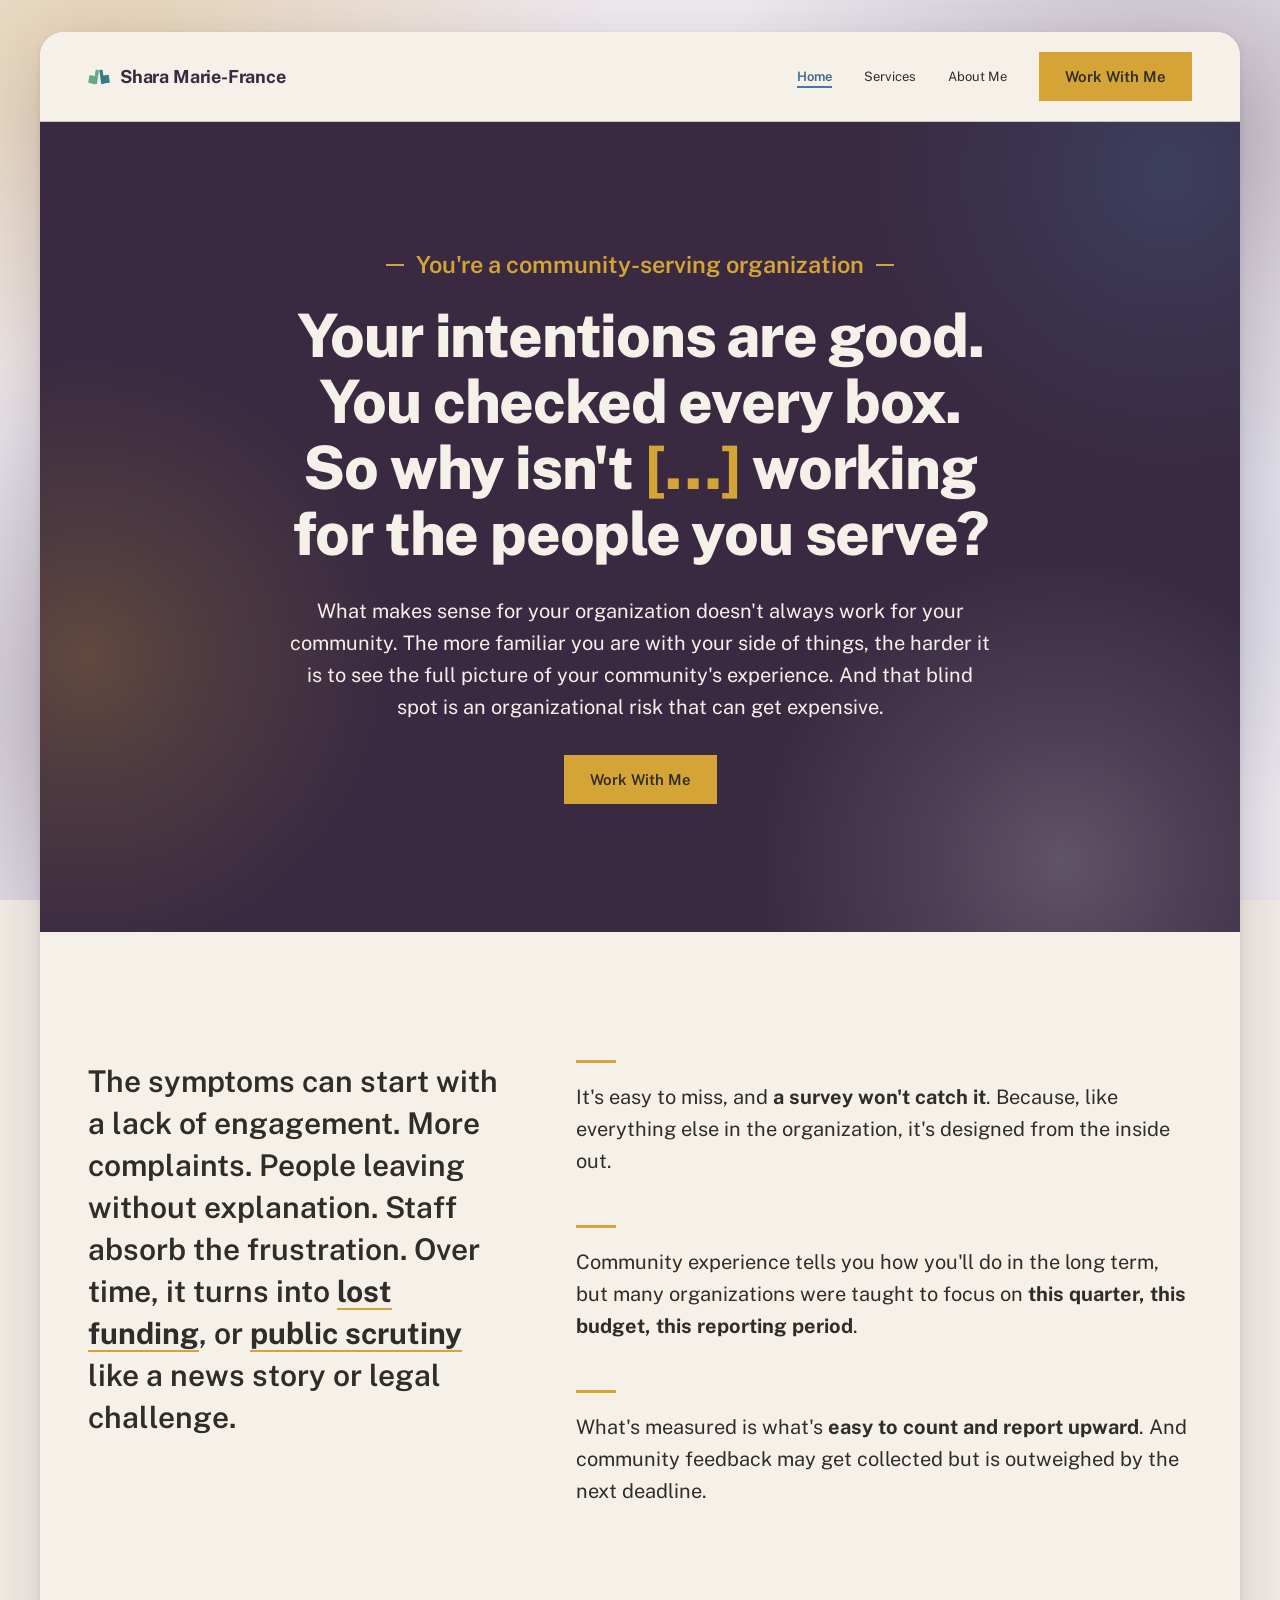
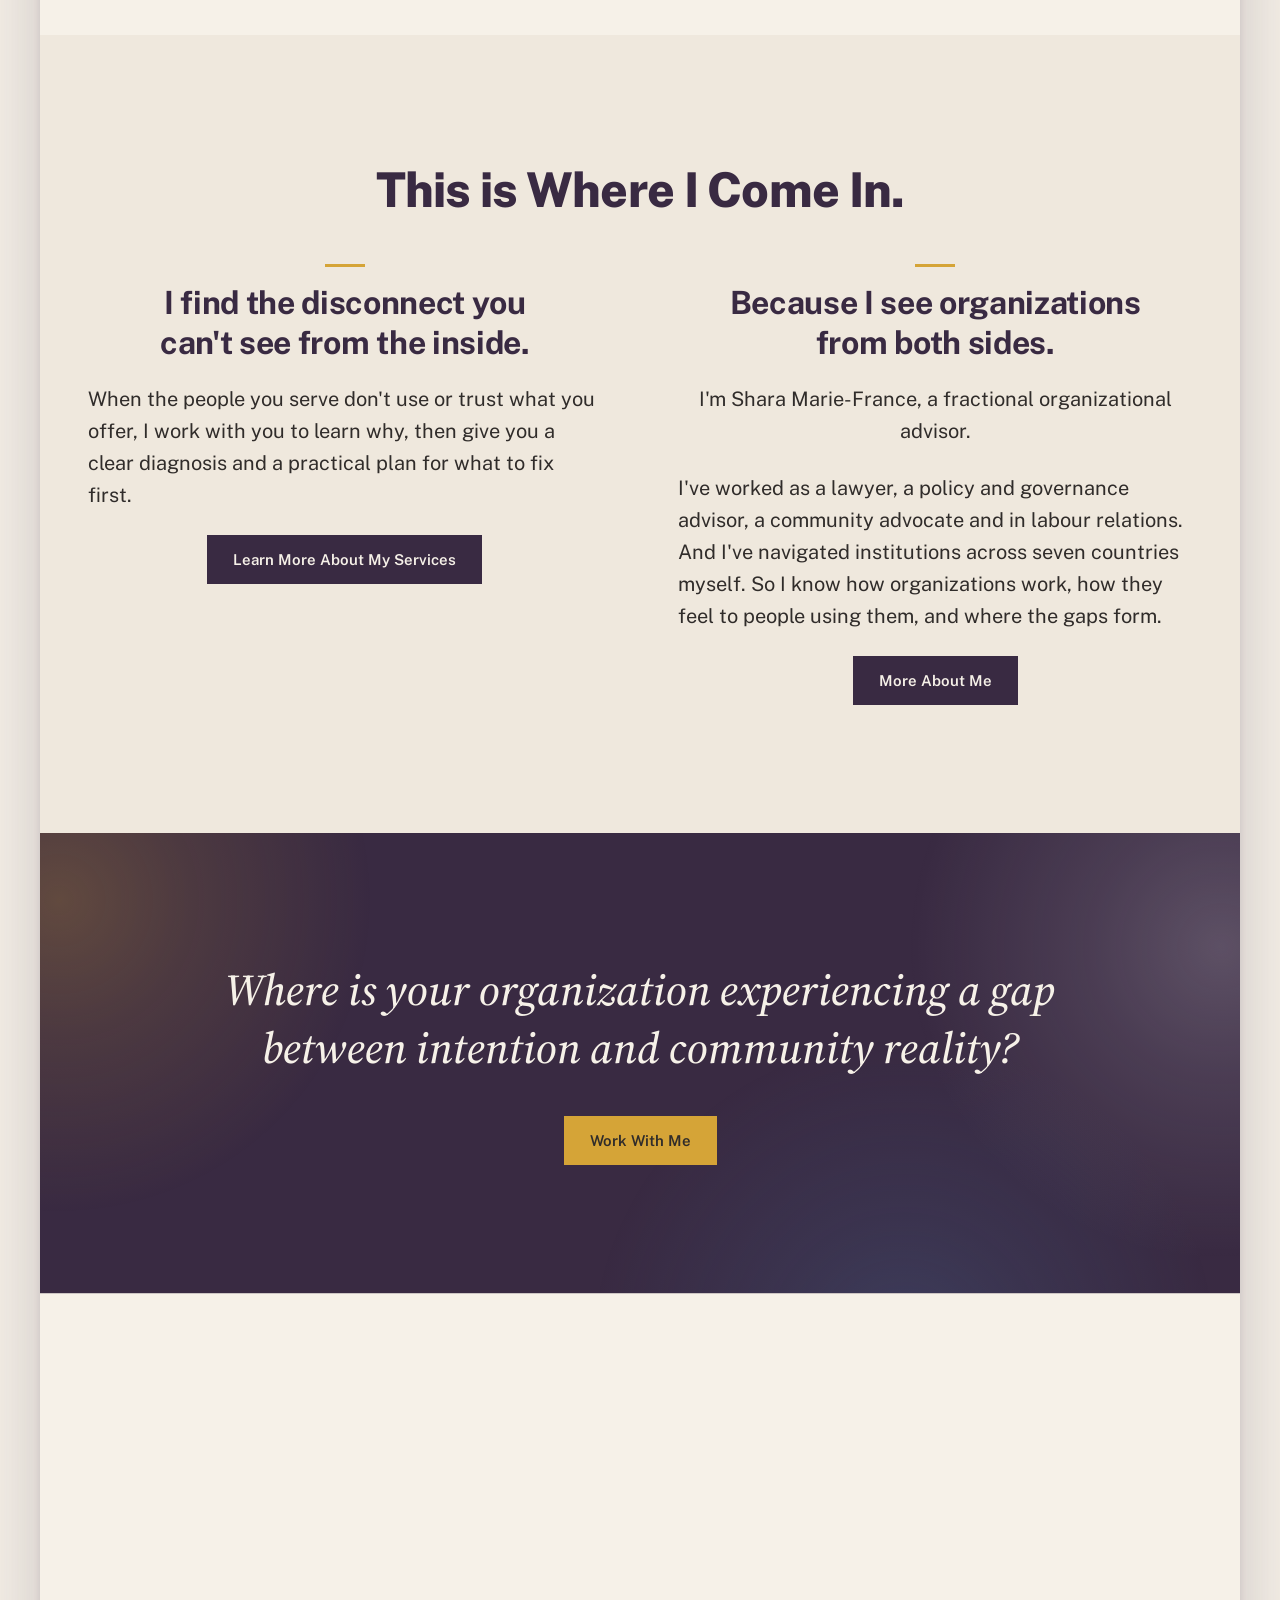
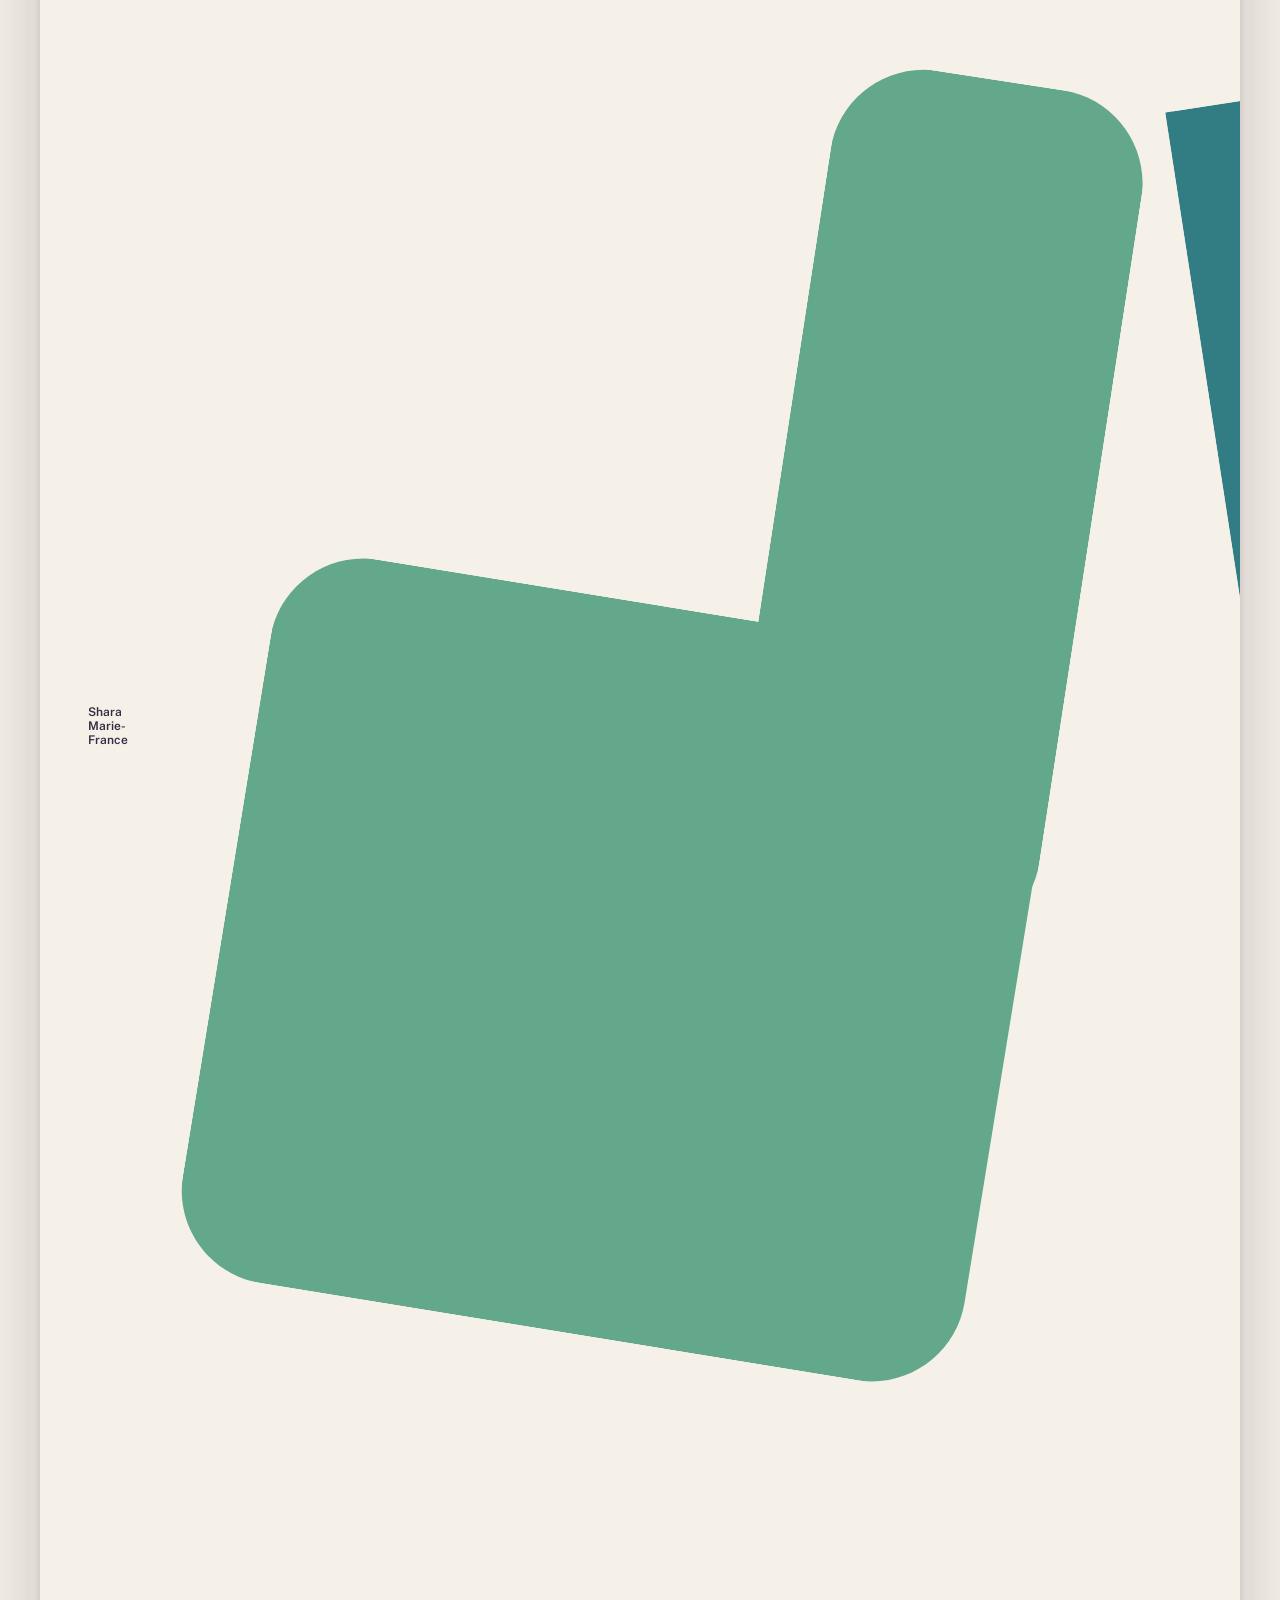
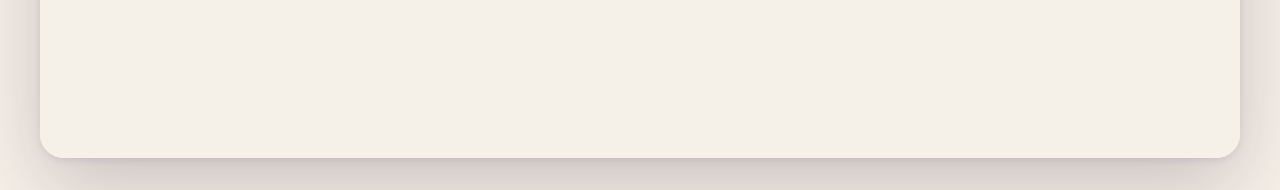
<file: index.html>
<!DOCTYPE html>
<html lang="en">
<head>
  <meta charset="UTF-8">
  <meta name="viewport" content="width=device-width, initial-scale=1.0">
  <title>Fractional Organizational Advisor | Shara Marie-France</title>
  <meta name="description" content="Fractional organizational advisor Shara Marie-France finds the gap between what your organization intends and what your community experiences.">
  <link rel="preconnect" href="https://fonts.googleapis.com">
  <link rel="preconnect" href="https://fonts.gstatic.com" crossorigin>
  <link rel="stylesheet" href="https://fonts.googleapis.com/css2?family=IBM+Plex+Mono:wght@400;500;600&family=Public+Sans:wght@400;500;600;700;800&family=Source+Serif+4:ital,wght@1,400;1,500;1,600&display=swap">
  <link rel="stylesheet" href="css/styles.css?v=20261010g">
</head>
<body class="framed-page">

  <!-- Framed card (desktop >=1100px only): header, main, closing CTA and footer all live inside it. -->
  <div class="page-frame">

  <header class="site-header" style="display: flex; align-items: center; justify-content: space-between; gap: 24px; padding: 20px 48px; border-bottom: 1px solid var(--color-border); background-color: var(--color-background)">
    <a href="index.html" style="display: flex; align-items: center; gap: 10px; font-family: var(--font-heading); font-weight: 700; font-size: 18px; letter-spacing: -0.01em; color: var(--color-brand-primary); text-decoration: none">
      <img src="images/brand-logo.png" alt="" style="height: 22px; width: auto; display: block; flex: 0 0 auto">
      Shara Marie-France
    </a>
    <nav class="site-nav" style="display: flex; align-items: center; gap: 32px">
      <a href="index.html" class="nav-link" aria-current="page" style="font-size: 13px; text-decoration: none; color: var(--color-text)">Home</a>
      <a href="services.html" class="nav-link" style="font-size: 13px; text-decoration: none; color: var(--color-text)">Services</a>
      <a href="about.html" class="nav-link" style="font-size: 13px; text-decoration: none; color: var(--color-text)">About Me</a>
      <a href="work-with-me.html" class="btn btn-accent" style="white-space: nowrap;">Work With Me</a>
    </nav>
  </header>

  <main>

    <!-- BAND 1: THE HOOK (aubergine) -->
    <section class="home-section home-section--hook home-section--dark on-dark">
      <div class="home-container">
        <p class="home-kicker load-in" style="--load-index: 0">You're a community-serving organization</p>
        <h1 class="home-hook-title load-in" style="--load-index: 1">Your intentions are good. You checked every box. So why isn't <span class="home-hook-accent" aria-hidden="true">[…]</span><span class="visually-hidden">it</span> working for the people you serve?</h1>
        <p class="home-body home-body--center load-in" style="--load-index: 2">What makes sense for your organization doesn't always work for your community. The more familiar you are with your side of things, the harder it is to see the full picture of your community's experience. And that blind spot is an organizational risk that can get expensive.</p>
        <div class="home-actions load-in" style="--load-index: 3">
          <a href="work-with-me.html" class="btn btn-accent">Work With Me</a>
        </div>
      </div>
    </section>

    <!-- BAND 2: THE PROBLEM (parchment) -->
    <section class="home-section home-section--problem" aria-label="The Problem">
      <div class="home-container problem-grid">
        <div class="problem-lead">
          <p class="problem-pull reveal" data-reveal>The symptoms can start with a lack of engagement. More complaints. People leaving without explanation. Staff absorb the frustration. Over time, it turns into <span class="emph">lost funding</span>, or <span class="emph">public scrutiny</span> like a news story or legal challenge.</p>
        </div>
        <div class="problem-body">
          <p class="home-body problem-item reveal" data-reveal>It's easy to miss, and <span class="problem-bold">a survey won't catch it</span>. Because, like everything else in the organization, it's designed from the inside out.</p>
          <p class="home-body problem-item reveal" data-reveal>Community experience tells you how you'll do in the long term, but many organizations were taught to focus on <span class="problem-bold">this quarter, this budget, this reporting period</span>.</p>
          <p class="home-body problem-item reveal" data-reveal>What's measured is what's <span class="problem-bold">easy to count and report upward</span>. And community feedback may get collected but is outweighed by the next deadline.</p>
        </div>
      </div>
    </section>

    <!-- BAND 3: THIS IS WHERE I COME IN (tint) -->
    <section class="home-section home-section--role">
      <div class="home-container">
        <h2 class="home-h2 reveal" data-reveal>This is Where I Come In.</h2>
        <div class="home-split">
          <div class="home-block reveal" data-reveal>
            <h3 class="home-block-title">I find the disconnect you can't see from the inside.</h3>
            <p class="home-body">When the people you serve don't use or trust what you offer, I work with you to learn why, then give you a clear diagnosis and a practical plan for what to fix first.</p>
            <a href="services.html" class="btn btn-primary">Learn More About My Services</a>
          </div>
          <div class="home-block reveal" data-reveal>
            <h3 class="home-block-title">Because I see organizations from both sides.</h3>
            <p class="home-body home-body--center">I'm Shara Marie-France, a fractional organizational advisor.</p>
            <p class="home-body">I've worked as a lawyer, a policy and governance advisor, a community advocate and in labour relations. And I've navigated institutions across seven countries myself. So I know how organizations work, how they feel to people using them, and where the gaps form.</p>
            <a href="about.html" class="btn btn-primary">More About Me</a>
          </div>
        </div>
      </div>
    </section>

  </main>

  <!-- BAND 4: CLOSING CTA (aubergine) -->
  <section id="contact" class="home-section home-section--cta home-section--dark on-dark">
    <div class="home-container">
      <h2 class="home-cta-title editorial">Where is your organization experiencing a gap between intention and community reality?</h2>
      <div class="home-actions" style="margin-top: 0">
        <a href="work-with-me.html" class="btn btn-accent">Work With Me</a>
      </div>
    </div>
  </section>

  <footer class="page-footer" style="background: var(--color-background); display: flex; justify-content: space-between; align-items: center; gap: 24px; padding: 32px 48px; border-top: 1px solid var(--color-border); font-size: 12px; color: var(--color-text)">
    <div style="font-family: var(--font-heading); font-weight: 600; color: var(--color-brand-primary)">Shara Marie-France</div>
    <img class="page-footer-logo" src="images/brand-logo.png" alt="">
    <div class="text-muted">Fractional Organizational Advisor</div>
  </footer>

  </div><!-- /.page-frame -->

  <script src="js/main.js?v=20261010g"></script>
</body>
</html>
</file>
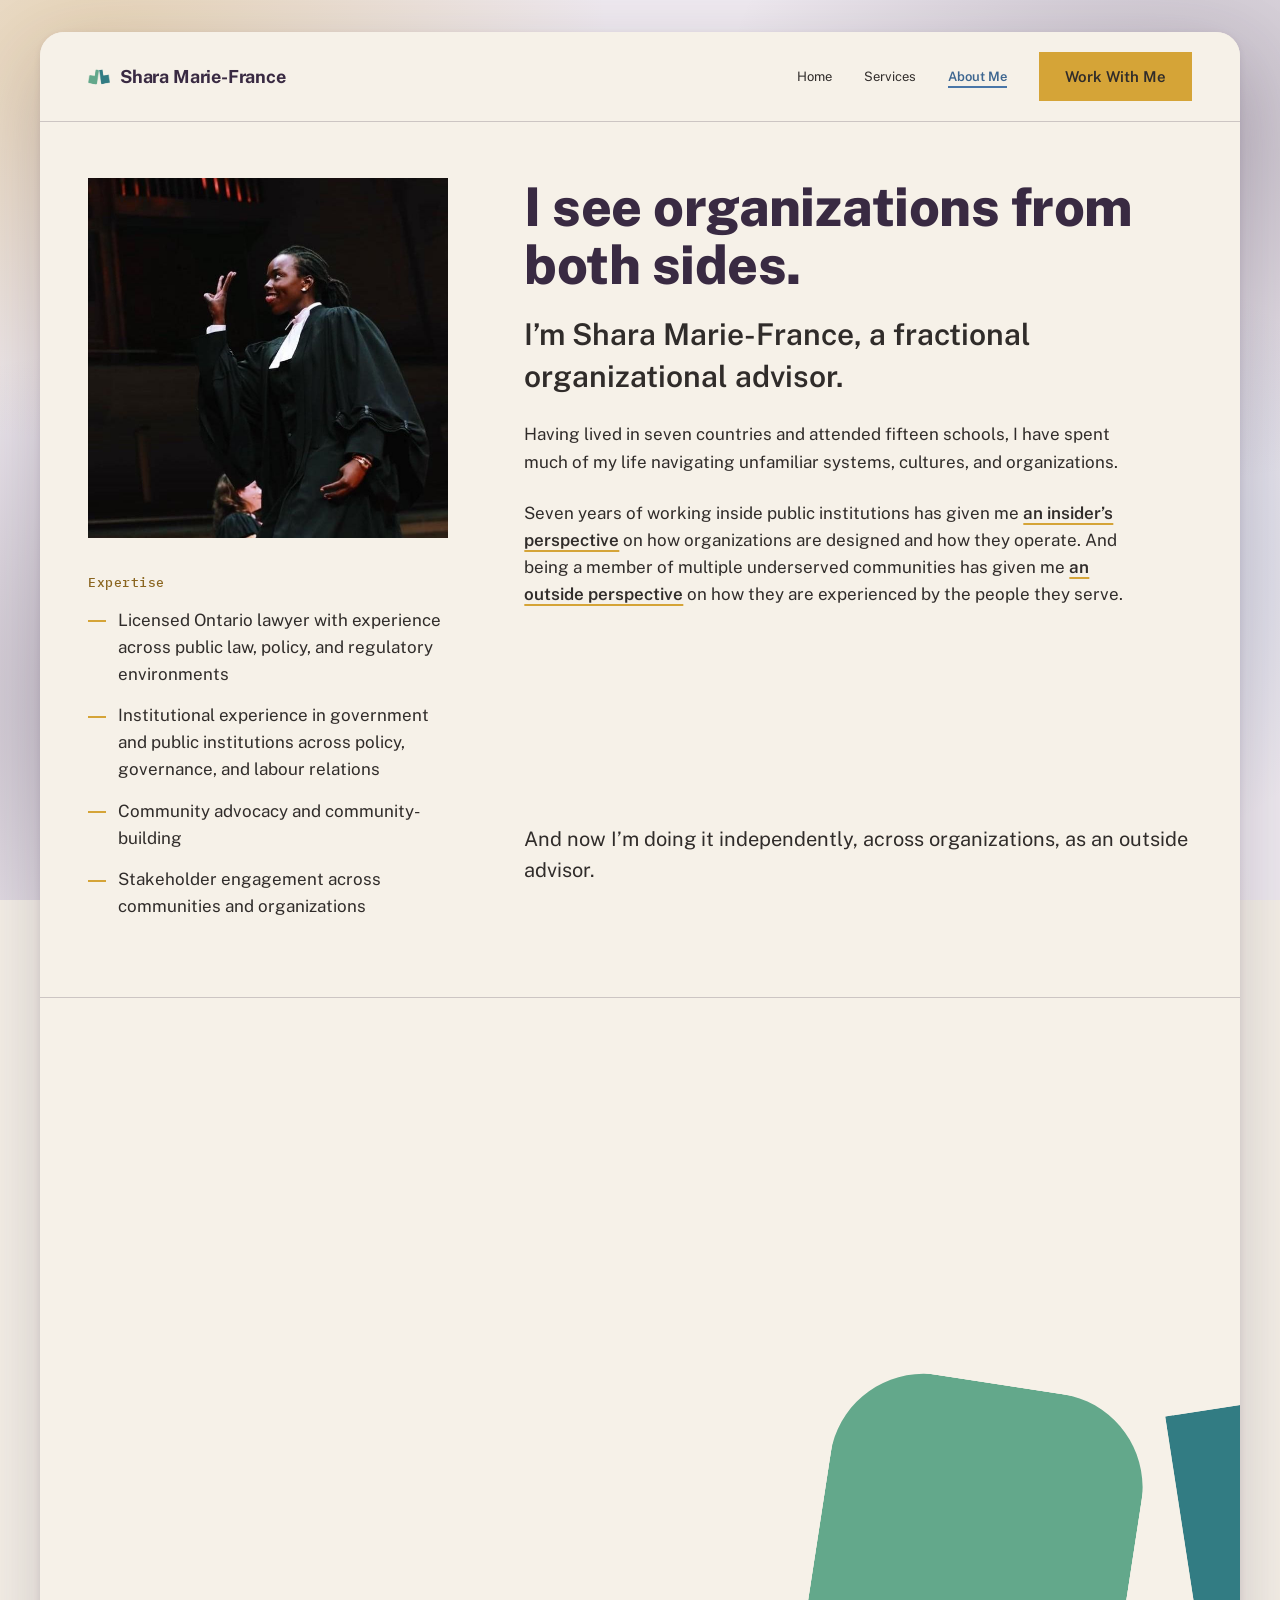
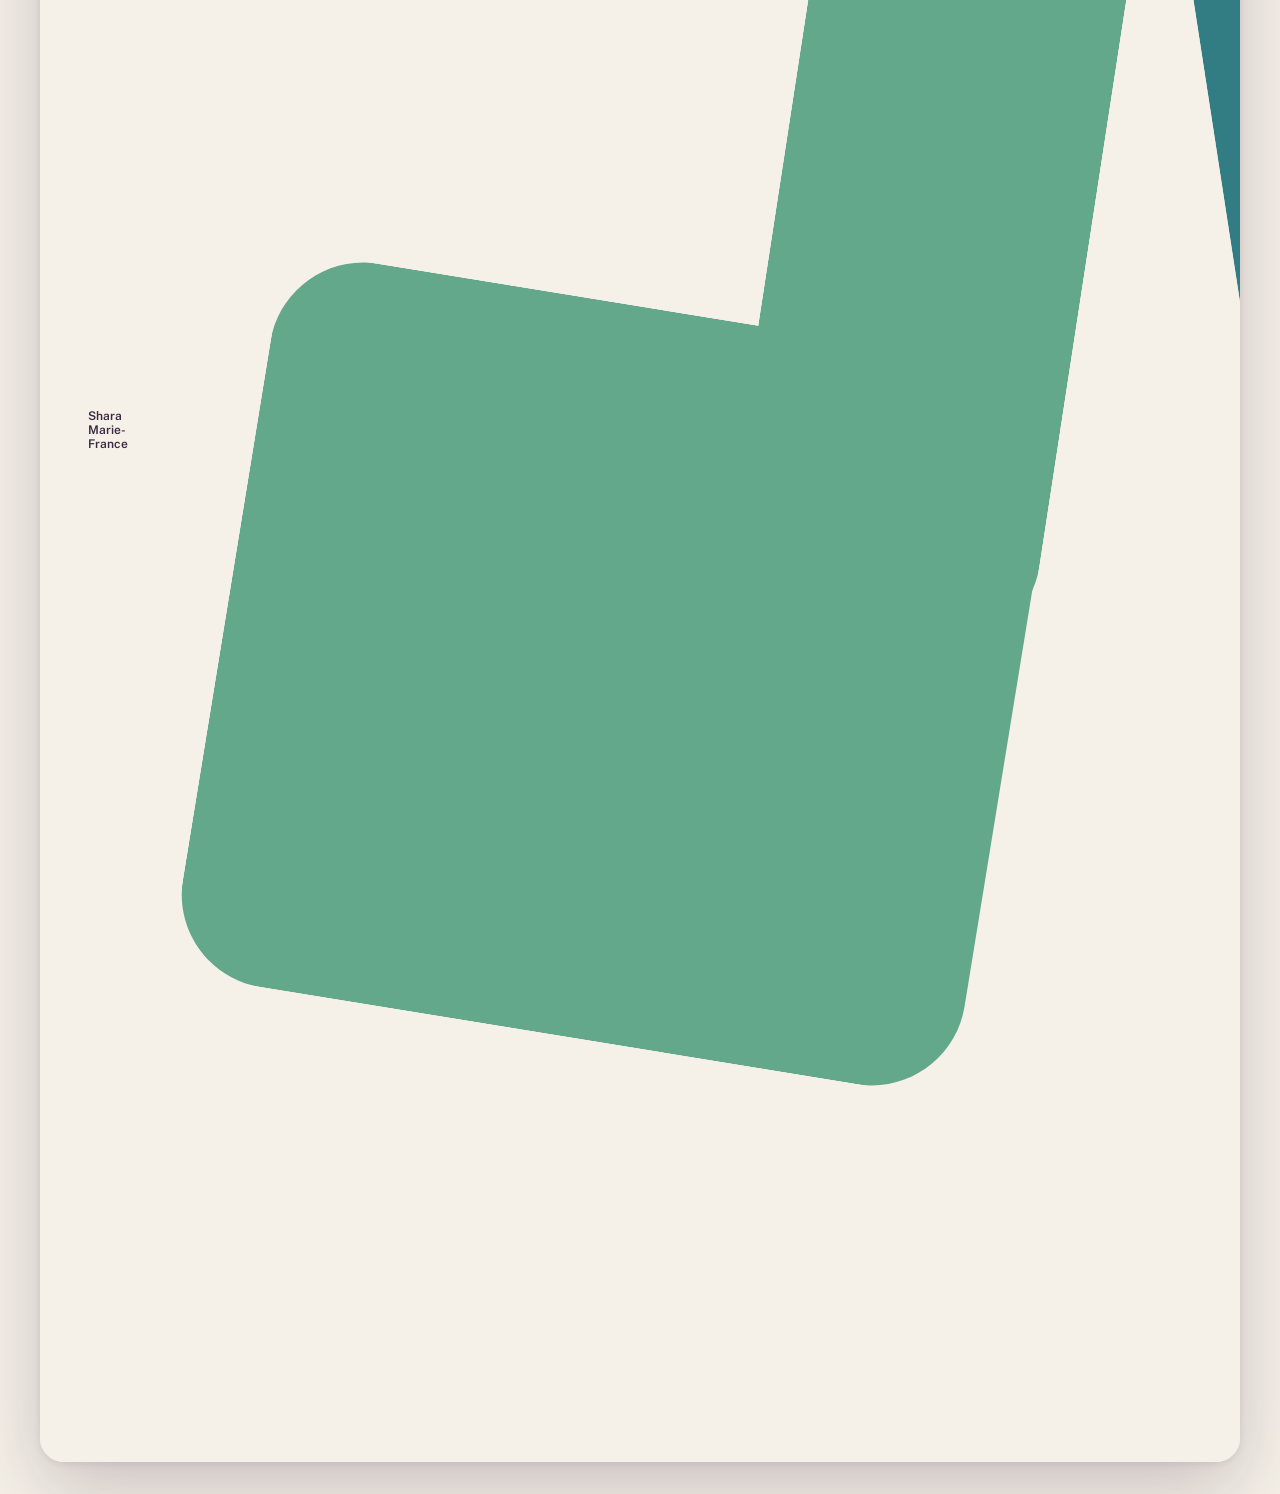
<file: about.html>
<!DOCTYPE html>
<html lang="en">
<head>
  <meta charset="UTF-8">
  <meta name="viewport" content="width=device-width, initial-scale=1.0">
  <title>About | Shara Marie-France</title>
  <meta name="description" content="About Shara Marie-France, fractional organizational advisor.">
  <link rel="preconnect" href="https://fonts.googleapis.com">
  <link rel="preconnect" href="https://fonts.gstatic.com" crossorigin>
  <link rel="stylesheet" href="https://fonts.googleapis.com/css2?family=IBM+Plex+Mono:wght@400;500;600&family=Public+Sans:wght@400;500;600;700;800&family=Source+Serif+4:ital,wght@1,400;1,500;1,600&display=swap">
  <link rel="stylesheet" href="css/styles.css?v=20261010g">
</head>
<body class="framed-page">

  <!-- Framed card (desktop >=1100px only): header, main and footer live inside it. -->
  <div class="page-frame">

  <header class="site-header" style="display: flex; align-items: center; justify-content: space-between; gap: 24px; padding: 20px 48px; border-bottom: 1px solid var(--color-border); background-color: var(--color-background)">
    <a href="index.html" style="display: flex; align-items: center; gap: 10px; font-family: var(--font-heading); font-weight: 700; font-size: 18px; letter-spacing: -0.01em; color: var(--color-brand-primary); text-decoration: none">
      <img src="images/brand-logo.png" alt="" style="height: 22px; width: auto; display: block; flex: 0 0 auto">
      Shara Marie-France
    </a>
    <nav class="site-nav" style="display: flex; align-items: center; gap: 32px">
      <a href="index.html" class="nav-link" style="font-size: 13px; text-decoration: none; color: var(--color-text)">Home</a>
      <a href="services.html" class="nav-link" style="font-size: 13px; text-decoration: none; color: var(--color-text)">Services</a>
      <a href="about.html" class="nav-link" aria-current="page" style="font-size: 13px; text-decoration: none; color: var(--color-text)">About Me</a>
      <a href="work-with-me.html" class="btn btn-accent" style="white-space: nowrap;">Work With Me</a>
    </nav>
  </header>

  <main>
    <section id="about" class="about-page" style="background: var(--color-background)">
      <div class="about-page-grid">

        <!-- RIGHT column (first in the source so the H1 comes first): all of the copy -->
        <div class="about-copy">
          <h1 class="load-in" style="--load-index: 0; font-size: var(--fs-hero); line-height: 1.08; letter-spacing: -0.01em; max-width: 20ch; margin: 0">I see organizations from both sides.</h1>
          <p class="problem-pull about-lead load-in" style="--load-index: 1">I’m Shara Marie-France, a fractional organizational advisor.</p>
          <p class="about-body reveal" data-reveal>Having lived in seven countries and attended fifteen schools, I have spent much of my life navigating unfamiliar systems, cultures, and organizations.</p>
          <p class="about-body reveal" data-reveal>Seven years of working inside public institutions has given me <span class="about-emph">an insider’s perspective</span> on how organizations are designed and how they operate. And being a member of multiple underserved communities has given me <span class="about-emph">an outside perspective</span> on how they are experienced by the people they serve.</p>
          <p class="about-body about-quote reveal" data-reveal>I’ve consistently seen that organizations are built by people who understand systems, but not always by people who navigate them. As a result, gaps emerge between organizational intentions and community realities.</p>
          <p class="about-closing reveal" data-reveal>I’ve spent most of my career inside institutions, translating community experience into practical ways to close those gaps.</p>
          <p class="about-closing reveal" data-reveal>And now I’m doing it independently, across organizations, as an outside advisor.</p>
        </div>

        <!-- LEFT column: photo with Expertise directly beneath (sticky on desktop) -->
        <div class="about-aside">
          <div class="about-photo">
            <img src="images/about-photo.jpg" alt="Photograph of Shara Marie-France">
          </div>
          <div class="about-expertise">
            <h2 class="mono about-label reveal" data-reveal>Expertise</h2>
            <ul class="about-list reveal" data-reveal role="list">
          <li>Licensed Ontario lawyer with experience across public law, policy, and regulatory environments</li>
          <li>Institutional experience in government and public institutions across policy, governance, and labour relations</li>
          <li>Community advocacy and community-building</li>
          <li>Stakeholder engagement across communities and organizations</li>
            </ul>
          </div>
        </div>

      </div>
    </section>
  </main>

  <footer class="page-footer" style="background: var(--color-background); display: flex; justify-content: space-between; align-items: center; gap: 24px; padding: 32px 48px; border-top: 1px solid var(--color-border); font-size: 12px; color: var(--color-text)">
    <div style="font-family: var(--font-heading); font-weight: 600; color: var(--color-brand-primary)">Shara Marie-France</div>
    <img class="page-footer-logo" src="images/brand-logo.png" alt="">
    <div class="text-muted">Fractional Organizational Advisor</div>
  </footer>

  </div><!-- /.page-frame -->

  <script src="js/main.js?v=20261010g"></script>
</body>
</html>
</file>
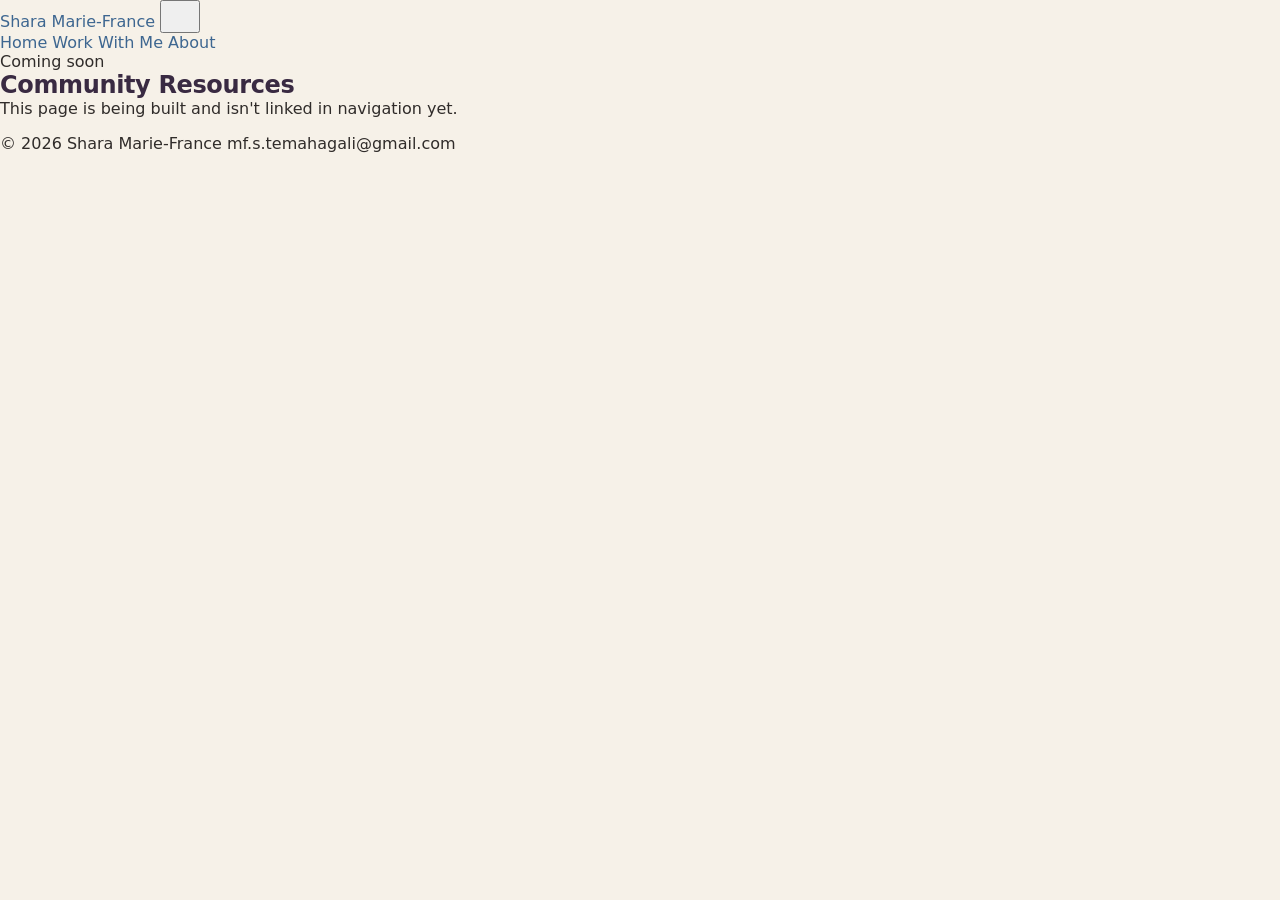
<file: community-resources.html>
<!DOCTYPE html>
<html lang="en">
<head>
  <meta charset="UTF-8">
  <meta name="viewport" content="width=device-width, initial-scale=1.0">
  <title>Community Resources | Shara Marie-France</title>
  <meta name="robots" content="noindex">
  <link rel="preconnect" href="https://fonts.googleapis.com">
  <link rel="preconnect" href="https://fonts.gstatic.com" crossorigin>
  <link rel="stylesheet" href="https://fonts.googleapis.com/css2?family=Archivo+Black&family=Fraunces:opsz,wght@9..144,400;9..144,600;9..144,700&family=Work+Sans:wght@400;500;700&display=swap">
  <link rel="stylesheet" href="css/styles.css?v=20261010g">
</head>
<body>

  <header class="site-header">
    <div class="container">
      <a href="index.html" class="site-logo">Shara Marie-France</a>
      <button class="nav-toggle" aria-label="Toggle navigation" aria-expanded="false">
        <svg width="24" height="24" viewBox="0 0 24 24" fill="none" stroke-width="2" stroke-linecap="round"><line x1="3" y1="6" x2="21" y2="6"/><line x1="3" y1="12" x2="21" y2="12"/><line x1="3" y1="18" x2="21" y2="18"/></svg>
      </button>
      <!-- Not linked in primary nav yet — page intentionally unrouted -->
      <nav class="nav-links">
        <a href="index.html">Home</a>
        <a href="work-with-me.html">Work With Me</a>
        <a href="about.html">About</a>
      </nav>
    </div>
  </header>

  <main>
    <section class="section">
      <div class="container container--narrow text-center">
        <span class="coming-soon-badge">Coming soon</span>
        <h1 style="margin-top: var(--space-sm);">Community Resources</h1>
        <p class="lede mx-auto" style="margin-top: var(--space-md);">This page is being built and isn't linked in navigation yet.</p>
      </div>
    </section>
  </main>

  <footer class="site-footer">
    <div class="container">
      <span>&copy; 2026 Shara Marie-France</span>
      <span>mf.s.temahagali@gmail.com</span>
    </div>
  </footer>

  <script src="js/main.js?v=20261010g"></script>
</body>
</html>
</file>
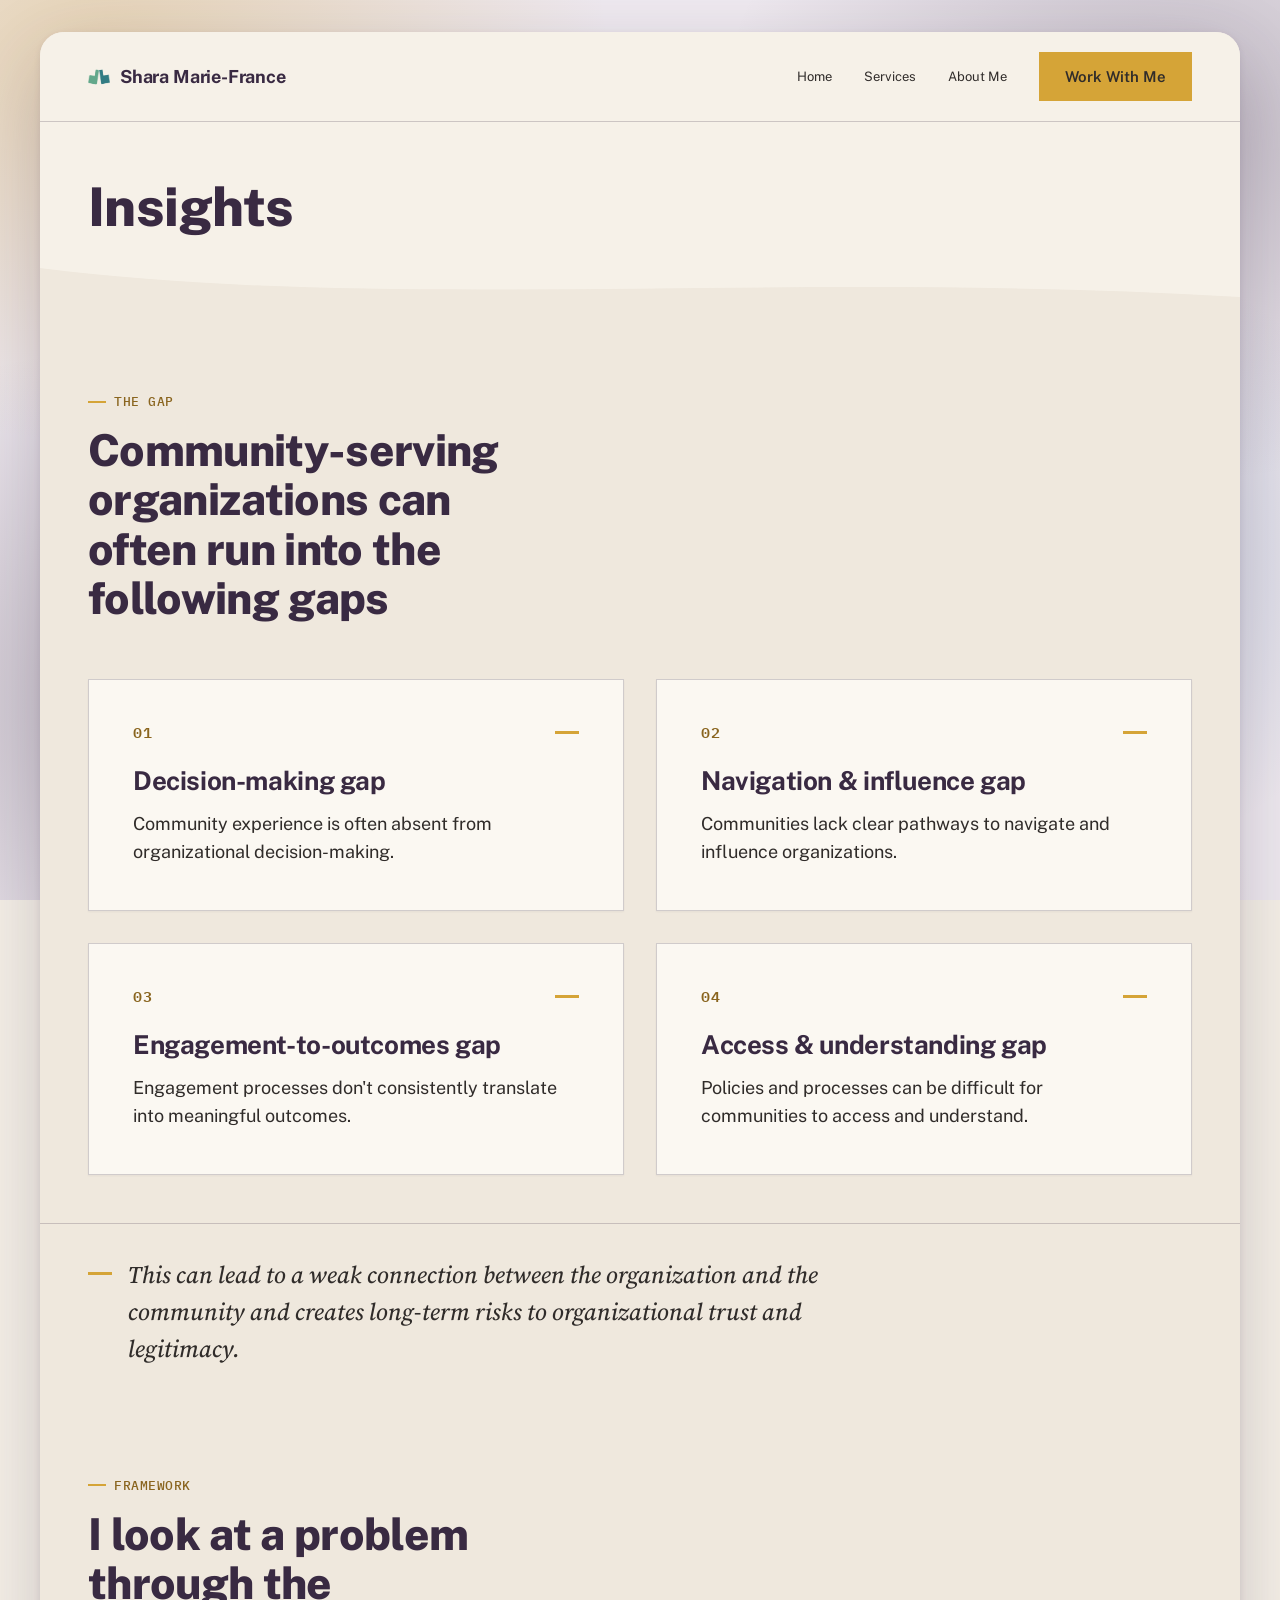
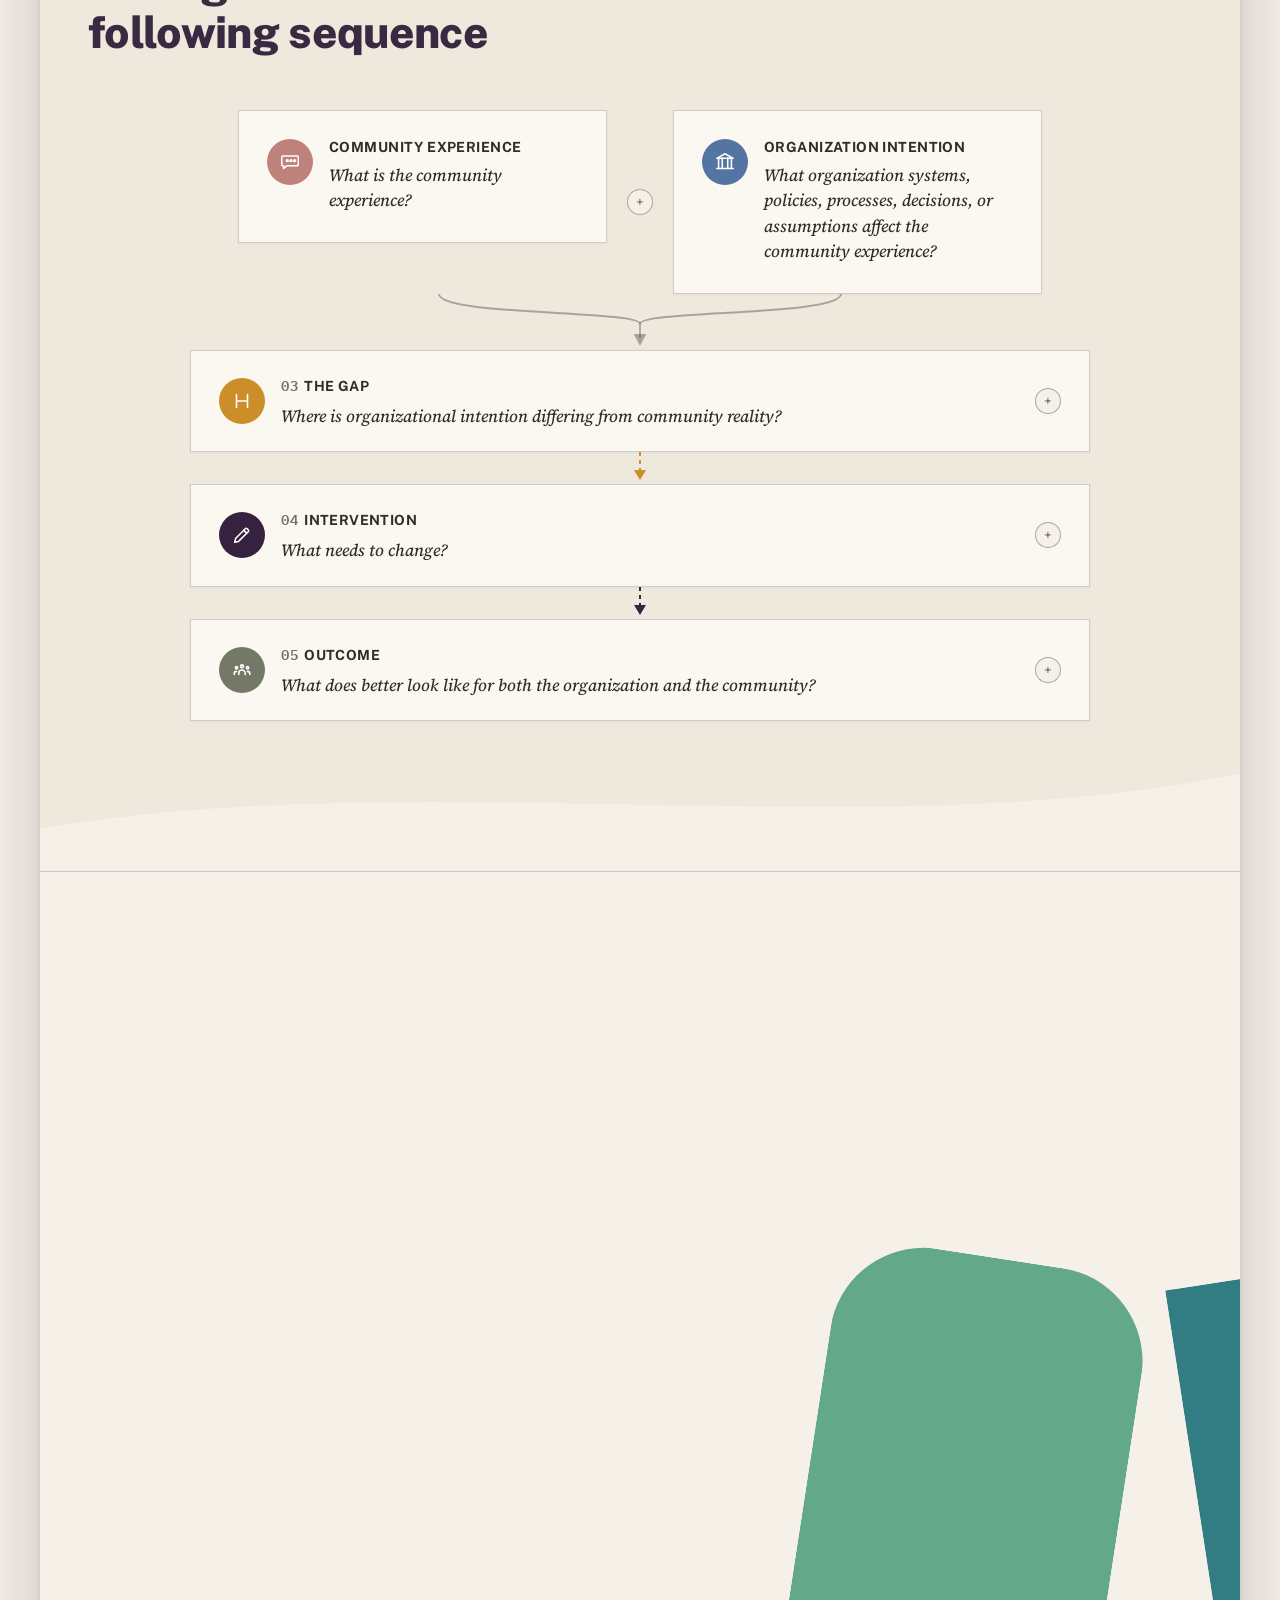
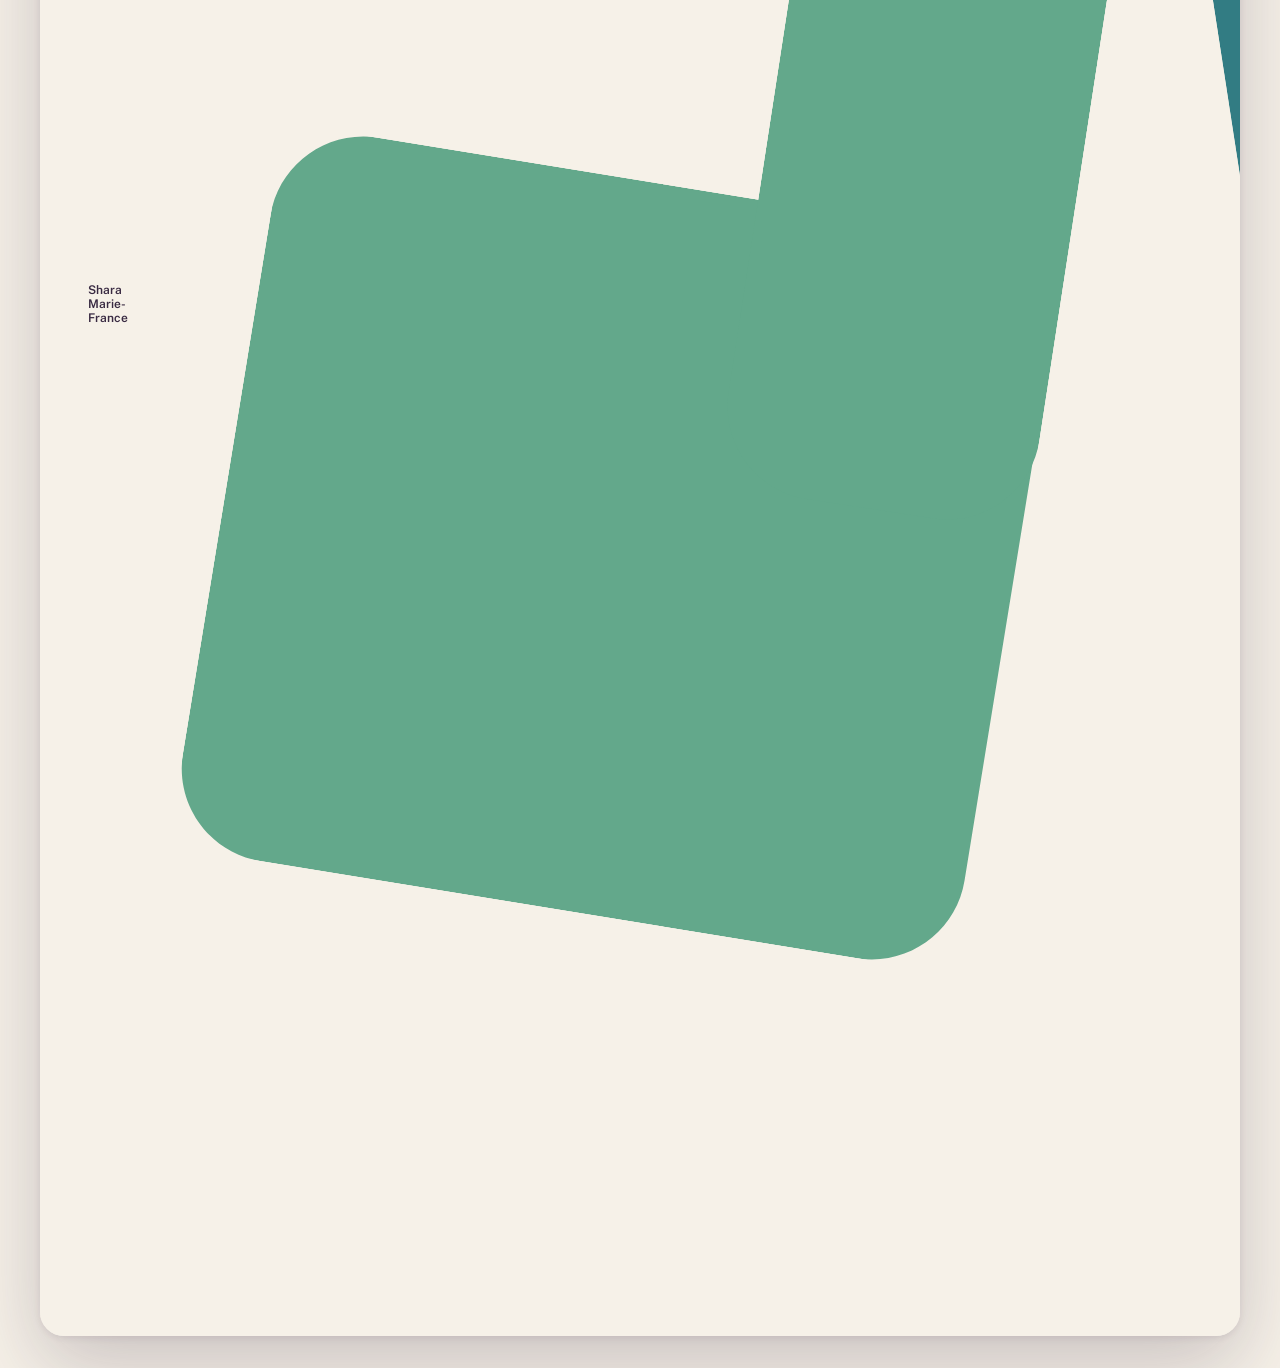
<file: insights.html>
<!DOCTYPE html>
<!-- HIDDEN: under review. To restore, add the nav links back and remove noindex. -->
<html lang="en">
<head>
  <meta charset="UTF-8">
  <meta name="viewport" content="width=device-width, initial-scale=1.0">
  <meta name="robots" content="noindex, nofollow">
  <title>Insights | Shara Marie-France</title>
  <meta name="description" content="Insights on organizational and community alignment from Shara Marie-France.">
  <link rel="preconnect" href="https://fonts.googleapis.com">
  <link rel="preconnect" href="https://fonts.gstatic.com" crossorigin>
  <link rel="stylesheet" href="https://fonts.googleapis.com/css2?family=IBM+Plex+Mono:wght@400;500;600&family=Public+Sans:wght@400;500;600;700;800&family=Source+Serif+4:ital,wght@1,400;1,500;1,600&display=swap">
  <link rel="stylesheet" href="css/styles.css?v=20261010g">
</head>
<body class="framed-page">

  <!-- Framed card (desktop >=1100px only): header, main and footer live inside it. -->
  <div class="page-frame">

  <header class="site-header" style="display: flex; align-items: center; justify-content: space-between; gap: 24px; padding: 20px 48px; border-bottom: 1px solid var(--color-border); background-color: var(--color-background)">
    <a href="index.html" style="display: flex; align-items: center; gap: 10px; font-family: var(--font-heading); font-weight: 700; font-size: 18px; letter-spacing: -0.01em; color: var(--color-brand-primary); text-decoration: none">
      <img src="images/brand-logo.png" alt="" style="height: 22px; width: auto; display: block; flex: 0 0 auto">
      Shara Marie-France
    </a>
    <nav class="site-nav" style="display: flex; align-items: center; gap: 32px">
      <a href="index.html" class="nav-link" style="font-size: 13px; text-decoration: none; color: var(--color-text)">Home</a>
      <a href="services.html" class="nav-link" style="font-size: 13px; text-decoration: none; color: var(--color-text)">Services</a>
      <a href="about.html" class="nav-link" style="font-size: 13px; text-decoration: none; color: var(--color-text)">About Me</a>
      <a href="work-with-me.html" class="btn btn-accent" style="white-space: nowrap;">Work With Me</a>
    </nav>
  </header>

  <main>
    <!-- Page header -->
    <section style="background: var(--color-background)">
      <div class="load-in" style="--load-index: 0; padding: 56px 48px 32px">
        <h1 style="font-size: var(--fs-hero); line-height: 1.08; letter-spacing: -0.01em; max-width: 20ch; margin: 0">Insights</h1>
      </div>
      <div style="grid-column: 1 / -1; line-height: 0; background: transparent">
        <svg viewBox="0 0 1440 52" preserveAspectRatio="none" style="display: block; width: 100%; height: 48px">
          <path d="M0,0 C420,48 900,1.7 1440,31.5 L1440,52 L0,52 Z" fill="var(--color-background-tint)"></path>
        </svg>
      </div>
    </section>

  <section id="gap" style="background: var(--color-background-tint)">
    <div style="padding: 72px 48px 32px">
      <span class="eyebrow eyebrow--mono" style="margin-bottom: 16px; display: inline-flex">The Gap</span>
      <h2 style="font-size: var(--fs-h2); line-height: 1.12; letter-spacing: -0.015em; max-width: 15ch; margin: 0 0 16px">Community-serving organizations can often run into the following gaps</h2>
    </div>
    <div class="reveal-group gap-grid" style="display: grid; grid-template-columns: repeat(2, minmax(0, 1fr)); grid-auto-rows: 1fr; gap: 32px; padding: 8px 48px 48px">
      <div class="card reveal" data-reveal style="--reveal-index: 0; padding: 40px 44px 44px">
        <div style="display: flex; align-items: center; justify-content: space-between; gap: 24px; margin-bottom: 20px">
          <span style="font-family: var(--font-mono); font-weight: 600; font-size: 15px; letter-spacing: 0.04em; color: var(--color-brand-accent-text)">01</span>
          <span class="card-accent-bar"></span>
        </div>
        <h4 style="font-size: var(--fs-h3); font-weight: 700; margin: 0 0 14px">Decision-making gap</h4>
        <p style="margin: 0; font-size: 18px; line-height: 1.55">Community experience is often absent from organizational decision-making.</p>
      </div>
      <div class="card reveal" data-reveal style="--reveal-index: 1; padding: 40px 44px 44px">
        <div style="display: flex; align-items: center; justify-content: space-between; gap: 24px; margin-bottom: 20px">
          <span style="font-family: var(--font-mono); font-weight: 600; font-size: 15px; letter-spacing: 0.04em; color: var(--color-brand-accent-text)">02</span>
          <span class="card-accent-bar"></span>
        </div>
        <h4 style="font-size: var(--fs-h3); font-weight: 700; margin: 0 0 14px">Navigation &amp; influence gap</h4>
        <p style="margin: 0; font-size: 18px; line-height: 1.55">Communities lack clear pathways to navigate and influence organizations.</p>
      </div>
      <div class="card reveal" data-reveal style="--reveal-index: 2; padding: 40px 44px 44px">
        <div style="display: flex; align-items: center; justify-content: space-between; gap: 24px; margin-bottom: 20px">
          <span style="font-family: var(--font-mono); font-weight: 600; font-size: 15px; letter-spacing: 0.04em; color: var(--color-brand-accent-text)">03</span>
          <span class="card-accent-bar"></span>
        </div>
        <h4 style="font-size: var(--fs-h3); font-weight: 700; margin: 0 0 14px">Engagement-to-outcomes gap</h4>
        <p style="margin: 0; font-size: 18px; line-height: 1.55">Engagement processes don't consistently translate into meaningful outcomes.</p>
      </div>
      <div class="card reveal" data-reveal style="--reveal-index: 3; padding: 40px 44px 44px">
        <div style="display: flex; align-items: center; justify-content: space-between; gap: 24px; margin-bottom: 20px">
          <span style="font-family: var(--font-mono); font-weight: 600; font-size: 15px; letter-spacing: 0.04em; color: var(--color-brand-accent-text)">04</span>
          <span class="card-accent-bar"></span>
        </div>
        <h4 style="font-size: var(--fs-h3); font-weight: 700; margin: 0 0 14px">Access &amp; understanding gap</h4>
        <p style="margin: 0; font-size: 18px; line-height: 1.55">Policies and processes can be difficult for communities to access and understand.</p>
      </div>
    </div>
    <div style="display: flex; align-items: baseline; gap: 16px; padding: 32px 48px; border-top: 1px solid var(--color-border)">
      <span style="flex: 0 0 auto; width: 24px; height: 3px; background: var(--color-brand-accent); transform: translateY(-8px)"></span>
      <p class="editorial" style="margin: 0; font-size: 24px; line-height: 1.55; max-width: 62ch; color: var(--color-text)">This can lead to a weak connection between the organization and the community and creates long-term risks to organizational trust and legitimacy.</p>
    </div>
  </section>

  <section id="framework" style="background: var(--color-background-tint)">

    <div style="padding: 72px 48px 32px">
      <span class="eyebrow eyebrow--mono" style="margin-bottom: 16px; display: inline-flex">Framework</span>
      <h2 style="font-size: var(--fs-h2); line-height: 1.12; letter-spacing: -0.015em; max-width: 15ch; margin: 0 0 20px">I look at a problem through the following sequence</h2>
    </div>

    <div class="fw-top-grid reveal-group">
      <div class="card fw-card reveal" data-reveal style="--reveal-index: 0">
        <div class="fw-card-icon" style="background: var(--diagram-rose)" aria-hidden="true">
          <svg viewBox="0 0 24 24" fill="none" stroke="white" stroke-width="1.7" stroke-linecap="round" stroke-linejoin="round">
            <path d="M4 5.5h16a1 1 0 0 1 1 1V15a1 1 0 0 1-1 1H9l-4 3v-3H4a1 1 0 0 1-1-1V6.5a1 1 0 0 1 1-1Z"></path>
            <circle cx="9" cy="10.5" r="1"></circle>
            <circle cx="13" cy="10.5" r="1"></circle>
            <circle cx="17" cy="10.5" r="1"></circle>
          </svg>
        </div>
        <div>
          <div class="fw-card-title">Community Experience</div>
          <p class="fw-card-question">What is the community experience?</p>
        </div>
      </div>
      <span class="fw-plus" aria-hidden="true">+</span>
      <div class="card fw-card reveal" data-reveal style="--reveal-index: 1">
        <div class="fw-card-icon" style="background: var(--diagram-blue)" aria-hidden="true">
          <svg viewBox="0 0 24 24" fill="none" stroke="white" stroke-width="1.7" stroke-linecap="round" stroke-linejoin="round">
            <path d="M12 3 3 8h18Z"></path>
            <path d="M5 8v11M9 8v11M15 8v11M19 8v11"></path>
            <path d="M3 19h18"></path>
          </svg>
        </div>
        <div>
          <div class="fw-card-title">Organization Intention</div>
          <p class="fw-card-question">What organization systems, policies, processes, decisions, or assumptions affect the community experience?</p>
        </div>
      </div>
    </div>

    <svg class="fw-connector-merge fw-connector-merge--desktop" viewBox="0 0 900 56" preserveAspectRatio="none" aria-hidden="true">
      <path d="M225,0 C225,22 450,16 450,30" fill="none" stroke="var(--color-border-strong)" stroke-width="2"></path>
      <path d="M675,0 C675,22 450,16 450,30" fill="none" stroke="var(--color-border-strong)" stroke-width="2"></path>
      <line x1="450" y1="30" x2="450" y2="44" stroke="var(--color-border-strong)" stroke-width="2"></line>
      <polygon points="450,52 443,40 457,40" fill="var(--color-border-strong)"></polygon>
    </svg>
    <svg class="fw-connector-merge fw-connector-merge--mobile" viewBox="0 0 40 48" aria-hidden="true" style="width: 40px; height: 48px; margin: 0 auto;">
      <line x1="20" y1="0" x2="20" y2="36" stroke="var(--color-border-strong)" stroke-width="2"></line>
      <polygon points="20,44 13,32 27,32" fill="var(--color-border-strong)"></polygon>
    </svg>

    <div class="card fw-row reveal" data-reveal style="max-width: 900px; margin: 0 auto 0">
      <div class="fw-card-icon" style="background: var(--diagram-ochre)" aria-hidden="true">
        <svg viewBox="0 0 24 24" fill="none" stroke="white" stroke-width="1.7" stroke-linecap="round" stroke-linejoin="round">
          <path d="M6 5v14M18 5v14M6 12h12"></path>
        </svg>
      </div>
      <div class="fw-row-body">
        <div class="fw-card-title"><span class="fw-row-number">03</span>The Gap</div>
        <p class="fw-card-question">Where is organizational intention differing from community reality?</p>
      </div>
      <span class="fw-plus" aria-hidden="true">+</span>
    </div>

    <div class="fw-connector-dash" aria-hidden="true">
      <svg width="24" height="32" viewBox="0 0 24 32">
        <line x1="12" y1="0" x2="12" y2="20" stroke="var(--diagram-ochre)" stroke-width="2" stroke-dasharray="4 4"></line>
        <polygon points="12,28 6,18 18,18" fill="var(--diagram-ochre)"></polygon>
      </svg>
    </div>

    <div class="card fw-row reveal" data-reveal style="max-width: 900px; margin: 0 auto 0">
      <div class="fw-card-icon" style="background: var(--diagram-aubergine)" aria-hidden="true">
        <svg viewBox="0 0 24 24" fill="none" stroke="white" stroke-width="1.7" stroke-linecap="round" stroke-linejoin="round">
          <path d="M4 20l1-4.2L15.6 5.2a1.5 1.5 0 0 1 2.1 0l1.1 1.1a1.5 1.5 0 0 1 0 2.1L8.2 19 4 20Z"></path>
          <path d="M14 7l3 3"></path>
        </svg>
      </div>
      <div class="fw-row-body">
        <div class="fw-card-title"><span class="fw-row-number">04</span>Intervention</div>
        <p class="fw-card-question">What needs to change?</p>
      </div>
      <span class="fw-plus" aria-hidden="true">+</span>
    </div>

    <div class="fw-connector-dash" aria-hidden="true">
      <svg width="24" height="32" viewBox="0 0 24 32">
        <line x1="12" y1="0" x2="12" y2="20" stroke="var(--diagram-aubergine)" stroke-width="2" stroke-dasharray="4 4"></line>
        <polygon points="12,28 6,18 18,18" fill="var(--diagram-aubergine)"></polygon>
      </svg>
    </div>

    <div class="card fw-row reveal" data-reveal style="max-width: 900px; margin: 0 auto 40px">
      <div class="fw-card-icon" style="background: var(--diagram-olive)" aria-hidden="true">
        <svg viewBox="0 0 24 24" fill="none" stroke="white" stroke-width="1.7" stroke-linecap="round" stroke-linejoin="round">
          <circle cx="12" cy="8" r="1.6"></circle>
          <path d="M8.5 17v-1.5A3.5 3.5 0 0 1 12 12a3.5 3.5 0 0 1 3.5 3.5V17"></path>
          <circle cx="6" cy="9.5" r="1.3"></circle>
          <path d="M3.5 17v-1a2.5 2.5 0 0 1 2.5-2.5"></path>
          <circle cx="18" cy="9.5" r="1.3"></circle>
          <path d="M20.5 17v-1a2.5 2.5 0 0 0-2.5-2.5"></path>
        </svg>
      </div>
      <div class="fw-row-body">
        <div class="fw-card-title"><span class="fw-row-number">05</span>Outcome</div>
        <p class="fw-card-question">What does better look like for both the organization and the community?</p>
      </div>
      <span class="fw-plus" aria-hidden="true">+</span>
    </div>

    <div style="grid-column: 1 / -1; line-height: 0; background: transparent">
      <svg viewBox="0 0 1440 120" preserveAspectRatio="none" style="display: block; width: 100%; height: 110px">
        <path d="M0,74 C460,2 1000,96 1440,14 L1440,120 L0,120 Z" fill="var(--color-background)"></path>
      </svg>
    </div>
  </section>
  </main>

  <footer class="page-footer" style="background: var(--color-background); display: flex; justify-content: space-between; align-items: center; gap: 24px; padding: 32px 48px; border-top: 1px solid var(--color-border); font-size: 12px; color: var(--color-text)">
    <div style="font-family: var(--font-heading); font-weight: 600; color: var(--color-brand-primary)">Shara Marie-France</div>
    <img class="page-footer-logo" src="images/brand-logo.png" alt="">
    <div class="text-muted">Fractional Organizational Advisor</div>
  </footer>

  </div><!-- /.page-frame -->

  <script src="js/main.js?v=20261010g"></script>
</body>
</html>
</file>
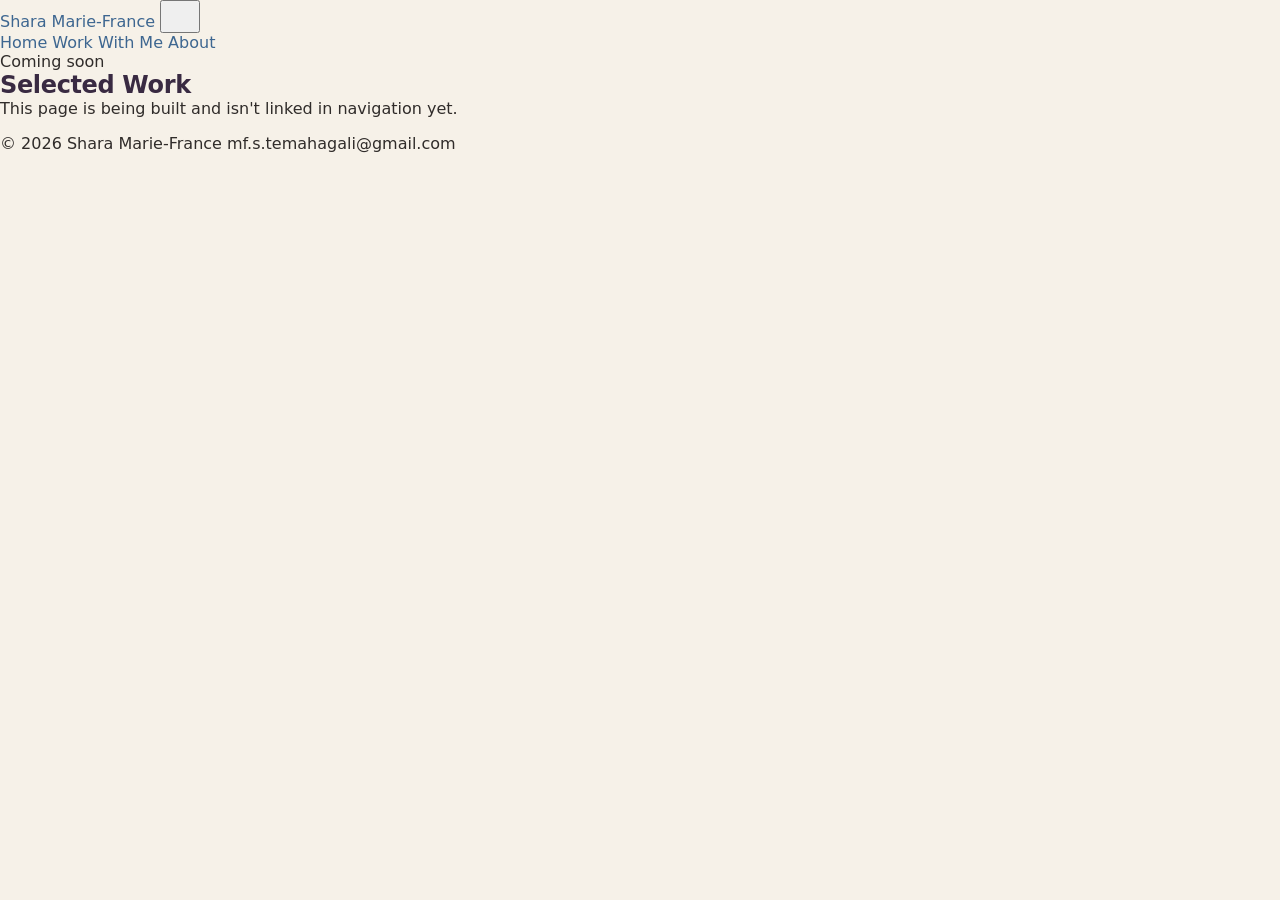
<file: selected-work.html>
<!DOCTYPE html>
<html lang="en">
<head>
  <meta charset="UTF-8">
  <meta name="viewport" content="width=device-width, initial-scale=1.0">
  <title>Selected Work | Shara Marie-France</title>
  <meta name="robots" content="noindex">
  <link rel="preconnect" href="https://fonts.googleapis.com">
  <link rel="preconnect" href="https://fonts.gstatic.com" crossorigin>
  <link rel="stylesheet" href="https://fonts.googleapis.com/css2?family=Archivo+Black&family=Fraunces:opsz,wght@9..144,400;9..144,600;9..144,700&family=Work+Sans:wght@400;500;700&display=swap">
  <link rel="stylesheet" href="css/styles.css?v=20261010g">
</head>
<body>

  <header class="site-header">
    <div class="container">
      <a href="index.html" class="site-logo">Shara Marie-France</a>
      <button class="nav-toggle" aria-label="Toggle navigation" aria-expanded="false">
        <svg width="24" height="24" viewBox="0 0 24 24" fill="none" stroke-width="2" stroke-linecap="round"><line x1="3" y1="6" x2="21" y2="6"/><line x1="3" y1="12" x2="21" y2="12"/><line x1="3" y1="18" x2="21" y2="18"/></svg>
      </button>
      <!-- Not linked in primary nav yet — page intentionally unrouted -->
      <nav class="nav-links">
        <a href="index.html">Home</a>
        <a href="work-with-me.html">Work With Me</a>
        <a href="about.html">About</a>
      </nav>
    </div>
  </header>

  <main>
    <section class="section">
      <div class="container container--narrow text-center">
        <span class="coming-soon-badge">Coming soon</span>
        <h1 style="margin-top: var(--space-sm);">Selected Work</h1>
        <p class="lede mx-auto" style="margin-top: var(--space-md);">This page is being built and isn't linked in navigation yet.</p>
      </div>
    </section>
  </main>

  <footer class="site-footer">
    <div class="container">
      <span>&copy; 2026 Shara Marie-France</span>
      <span>mf.s.temahagali@gmail.com</span>
    </div>
  </footer>

  <script src="js/main.js?v=20261010g"></script>
</body>
</html>
</file>
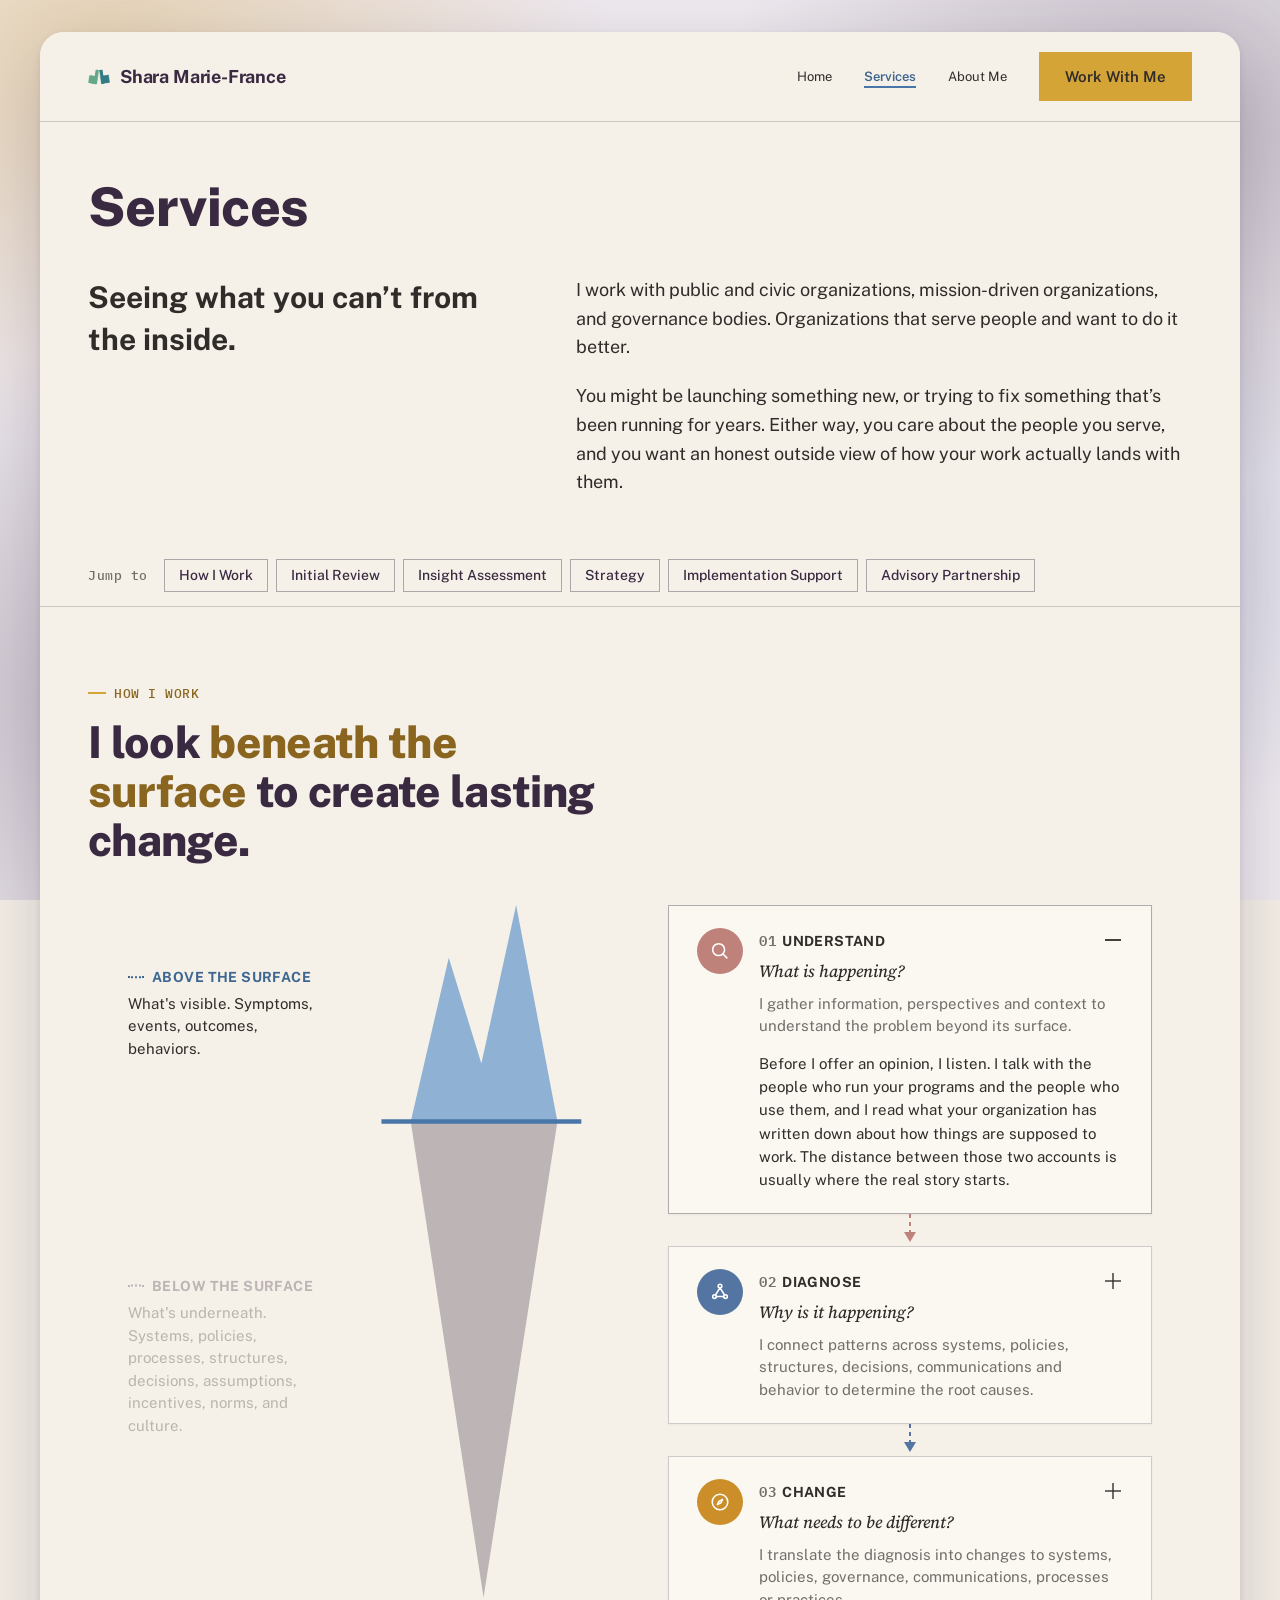
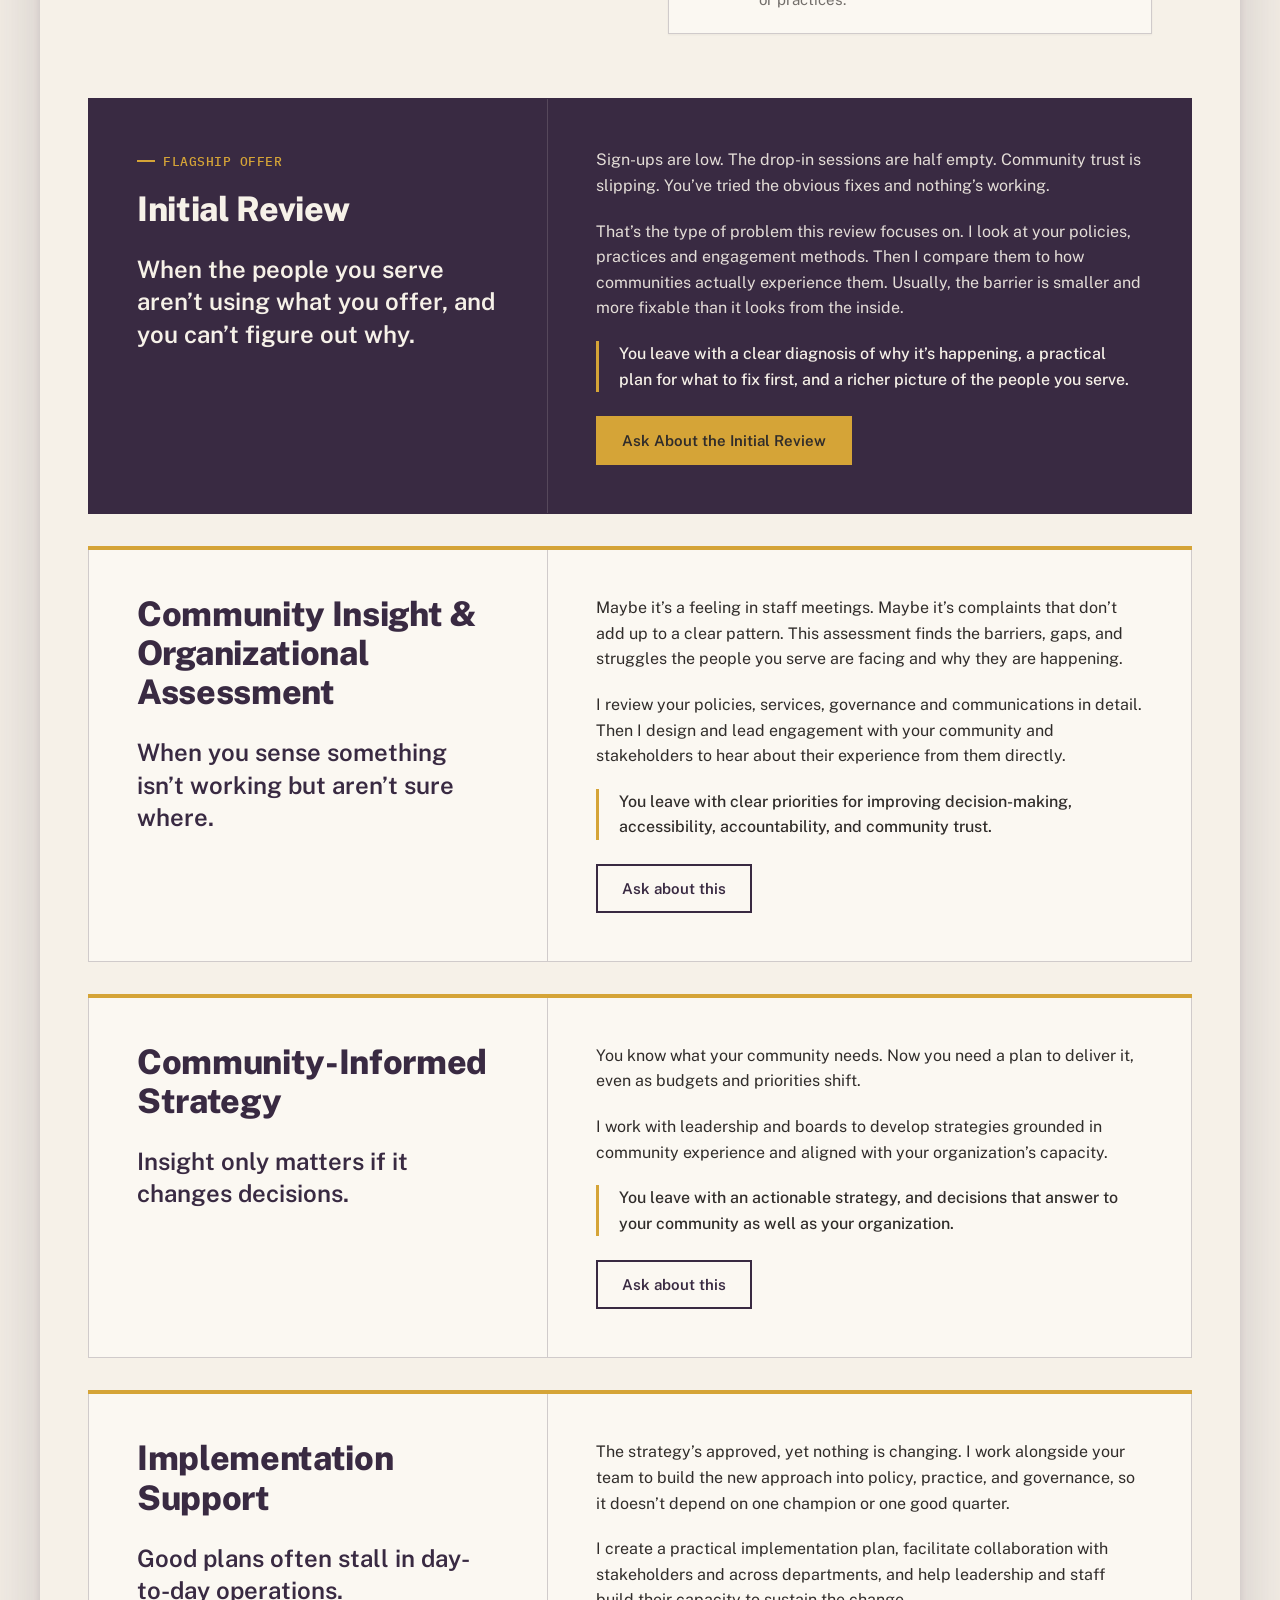
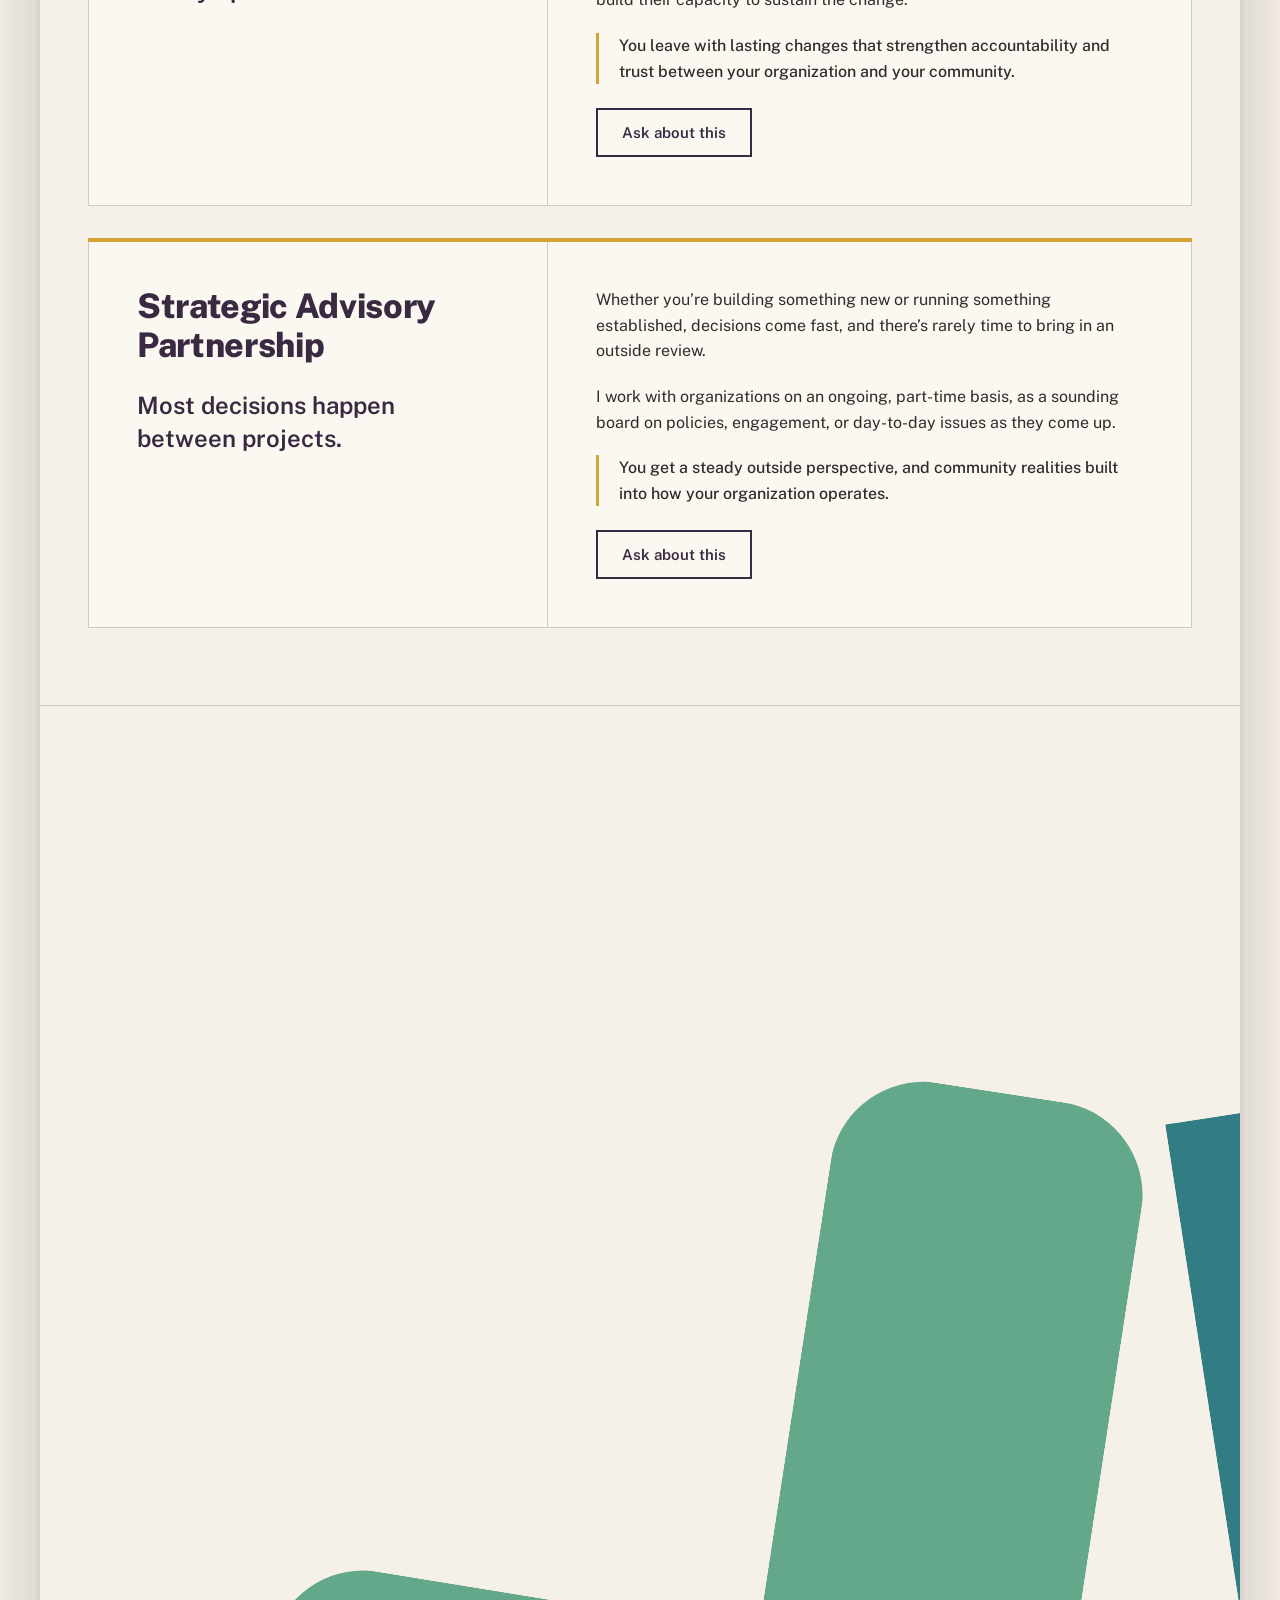
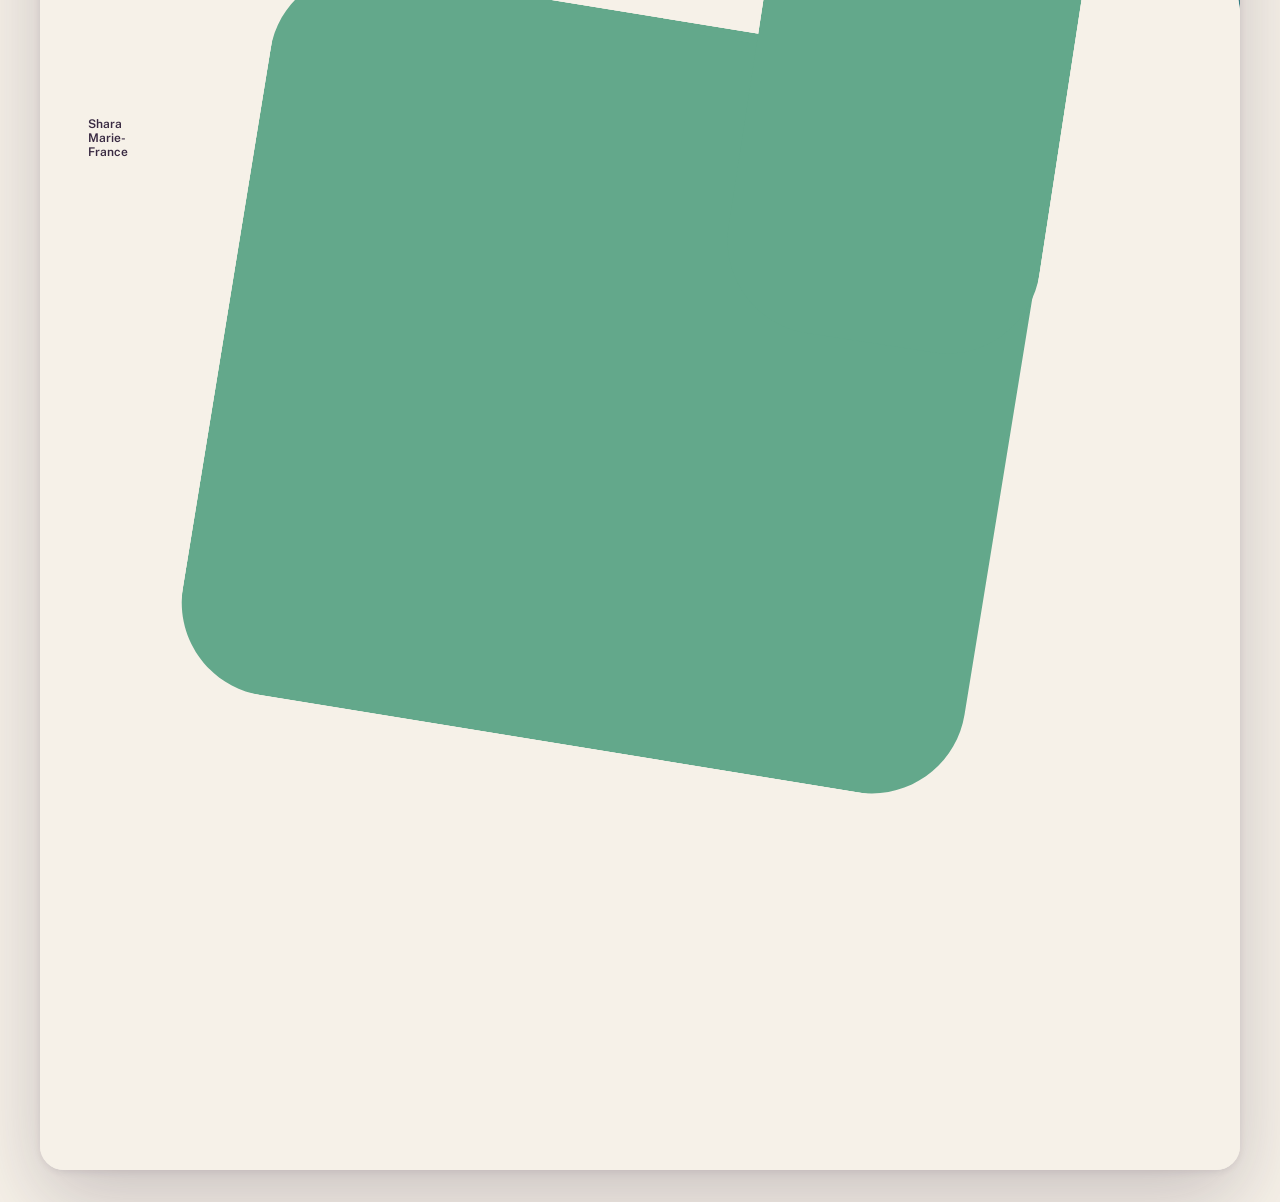
<file: services.html>
<!DOCTYPE html>
<html lang="en">
<head>
  <meta charset="UTF-8">
  <meta name="viewport" content="width=device-width, initial-scale=1.0">
  <title>Services | Shara Marie-France</title>
  <meta name="description" content="Services offered by Shara Marie-France, fractional organizational advisor.">
  <link rel="preconnect" href="https://fonts.googleapis.com">
  <link rel="preconnect" href="https://fonts.gstatic.com" crossorigin>
  <script>document.documentElement.classList.add('js');</script>
  <link rel="stylesheet" href="https://fonts.googleapis.com/css2?family=IBM+Plex+Mono:wght@400;500;600&family=Public+Sans:wght@400;500;600;700;800&family=Source+Serif+4:ital,wght@1,400;1,500;1,600&display=swap">
  <link rel="stylesheet" href="css/styles.css?v=20261010g">
</head>
<body class="framed-page">

  <!-- Framed card (desktop >=1100px only): header, main and footer live inside it. -->
  <div class="page-frame">

  <header class="site-header" style="display: flex; align-items: center; justify-content: space-between; gap: 24px; padding: 20px 48px; border-bottom: 1px solid var(--color-border); background-color: var(--color-background)">
    <a href="index.html" style="display: flex; align-items: center; gap: 10px; font-family: var(--font-heading); font-weight: 700; font-size: 18px; letter-spacing: -0.01em; color: var(--color-brand-primary); text-decoration: none">
      <img src="images/brand-logo.png" alt="" style="height: 22px; width: auto; display: block; flex: 0 0 auto">
      Shara Marie-France
    </a>
    <nav class="site-nav" style="display: flex; align-items: center; gap: 32px">
      <a href="index.html" class="nav-link" style="font-size: 13px; text-decoration: none; color: var(--color-text)">Home</a>
      <a href="services.html" class="nav-link" aria-current="page" style="font-size: 13px; text-decoration: none; color: var(--color-text)">Services</a>
      <a href="about.html" class="nav-link" style="font-size: 13px; text-decoration: none; color: var(--color-text)">About Me</a>
      <a href="work-with-me.html" class="btn btn-accent" style="white-space: nowrap;">Work With Me</a>
    </nav>
  </header>

  <main>
    <!-- Page header -->
    <section style="background: var(--color-background)">
      <div class="load-in" style="--load-index: 0; padding: 56px 48px 32px">
        <h1 style="font-size: var(--fs-hero); line-height: 1.08; letter-spacing: -0.01em; max-width: 20ch; margin: 0">Services</h1>
      </div>
    </section>

    <!-- Intro: statement on the left, two paragraphs on the right (900px+); one column below -->
    <section class="services-intro" style="background: var(--color-background)">
      <div class="services-intro-grid">
        <p class="services-intro-lead reveal" data-reveal>Seeing what you can’t from the inside.</p>
        <div class="services-intro-body">
          <p class="reveal" data-reveal>I work with public and civic organizations, mission-driven organizations, and governance bodies. Organizations that serve people and want to do it better.</p>
          <p class="reveal" data-reveal>You might be launching something new, or trying to fix something that’s been running for years. Either way, you care about the people you serve, and you want an honest outside view of how your work actually lands with them.</p>
        </div>
      </div>
    </section>

    <!-- Jump to: sticky below 900px is off, on from 900px up -->
    <nav class="jump-bar" aria-label="Page sections">
      <span class="mono jump-label">Jump to</span>
      <ul class="jump-list" role="list">
        <li><a class="jump-link" href="#how-i-work">How I Work</a></li>
        <li><a class="jump-link" href="#initial-review">Initial Review</a></li>
        <li><a class="jump-link" href="#insight-assessment">Insight Assessment</a></li>
        <li><a class="jump-link" href="#strategy">Strategy</a></li>
        <li><a class="jump-link" href="#implementation">Implementation Support</a></li>
        <li><a class="jump-link" href="#advisory-partnership">Advisory Partnership</a></li>
      </ul>
    </nav>

  <section id="how-i-work" class="jump-target" style="background: var(--color-background)">

    <div class="reveal" data-reveal style="padding: 72px 48px 40px">
      <span class="eyebrow eyebrow--mono" style="margin-bottom: 16px; display: inline-flex">How I Work</span>
      <h2 style="font-size: var(--fs-h2); line-height: 1.12; letter-spacing: -0.015em; max-width: 18ch; margin: 0">I look <span style="color: var(--color-brand-accent-text)">beneath the surface</span> to create lasting change.</h2>
    </div>

    <div class="how-i-work-grid">
      <div class="iceberg-panel reveal" data-reveal>
        <div class="iceberg-labels">
          <div class="iceberg-label iceberg-label--above">
            <div style="display: flex; align-items: center; margin-bottom: 8px">
              <span class="iceberg-label-marker" style="color: var(--color-brand-secondary-text)"></span>
              <span class="fw-card-title" style="margin: 0; color: var(--color-brand-secondary-text)">Above the Surface</span>
            </div>
            <p style="margin: 0; font-size: 15px; line-height: 1.5; color: var(--color-text)">What's visible. Symptoms, events, outcomes, behaviors.</p>
          </div>
          <div class="iceberg-label iceberg-label--below">
            <div style="display: flex; align-items: center; margin-bottom: 8px">
              <span class="iceberg-label-marker" style="color: var(--color-brand-primary)"></span>
              <span class="fw-card-title" style="margin: 0; color: var(--color-brand-primary)">Below the Surface</span>
            </div>
            <p style="margin: 0; font-size: 15px; line-height: 1.5; color: var(--color-text)">What's underneath. Systems, policies, processes, structures, decisions, assumptions, incentives, norms, and culture.</p>
          </div>
        </div>
        <div class="iceberg-figure">
          <svg viewBox="0 0 240 1000" preserveAspectRatio="none" role="img" aria-labelledby="iceberg-title" style="width: 100%; height: 100%; display: block">
            <title id="iceberg-title">An iceberg: a small visible portion above the waterline, and a much larger mass hidden beneath it</title>
            <polygon class="iceberg-tip" points="55,297 90,72.5 120,217.4 152,0 190,297" fill="var(--color-brand-secondary-on-dark)"></polygon>
            <polygon class="iceberg-mass" points="55,297 190,297 122,950" fill="var(--color-brand-primary)"></polygon>
            <line class="iceberg-line" x1="28" y1="297" x2="212" y2="297" stroke="var(--color-brand-secondary)" stroke-width="6"></line>
          </svg>
        </div>
      </div>

      <div class="how-i-work-steps">
        <!-- Each stage is a real button that opens its detail panel (one open at a time).
             Without JavaScript every panel simply stays visible. -->
        <div class="card fw-row stage is-open reveal" data-reveal data-stage="understand">
          <div class="fw-card-icon" style="background: var(--diagram-rose)" aria-hidden="true">
            <svg viewBox="0 0 24 24" fill="none" stroke="white" stroke-width="1.7" stroke-linecap="round" stroke-linejoin="round">
              <circle cx="10.5" cy="10.5" r="6.5"></circle>
              <path d="M19.5 19.5 15 15"></path>
            </svg>
          </div>
          <div class="fw-row-body">
            <button type="button" class="stage-toggle" id="stage-btn-understand" aria-expanded="true" aria-controls="stage-panel-understand">
              <span class="fw-card-title"><span class="fw-row-number">01</span>Understand</span>
              <span class="fw-card-question">What is happening?</span>
              <span class="stage-toggle-icon" aria-hidden="true"></span>
            </button>
            <p class="stage-desc" style="margin: 8px 0 0; font-size: 15px; line-height: 1.5; color: var(--color-text-muted)">I gather information, perspectives and context to understand the problem beyond its surface.</p>
            <div class="stage-panel" id="stage-panel-understand" role="region" aria-labelledby="stage-btn-understand">
              <div class="stage-panel-inner">
                <!-- EDIT: draft expansion -->
                <p>Before I offer an opinion, I listen. I talk with the people who run your programs and the people who use them, and I read what your organization has written down about how things are supposed to work. The distance between those two accounts is usually where the real story starts.</p>
              </div>
            </div>
          </div>
        </div>

        <div class="fw-connector-dash" aria-hidden="true">
          <svg width="24" height="32" viewBox="0 0 24 32">
            <line x1="12" y1="0" x2="12" y2="20" stroke="var(--diagram-rose)" stroke-width="2" stroke-dasharray="4 4"></line>
            <polygon points="12,28 6,18 18,18" fill="var(--diagram-rose)"></polygon>
          </svg>
        </div>

        <div class="card fw-row stage reveal" data-reveal data-stage="diagnose">
          <div class="fw-card-icon" style="background: var(--diagram-blue)" aria-hidden="true">
            <svg viewBox="0 0 24 24" fill="none" stroke="white" stroke-width="1.7" stroke-linecap="round" stroke-linejoin="round">
              <circle cx="12" cy="5.5" r="2"></circle>
              <circle cx="6" cy="17" r="2"></circle>
              <circle cx="18" cy="17" r="2"></circle>
              <path d="M12 7.5 7 15.3M12 7.5l5 7.8M8 17h8"></path>
            </svg>
          </div>
          <div class="fw-row-body">
            <button type="button" class="stage-toggle" id="stage-btn-diagnose" aria-expanded="false" aria-controls="stage-panel-diagnose">
              <span class="fw-card-title"><span class="fw-row-number">02</span>Diagnose</span>
              <span class="fw-card-question">Why is it happening?</span>
              <span class="stage-toggle-icon" aria-hidden="true"></span>
            </button>
            <p class="stage-desc" style="margin: 8px 0 0; font-size: 15px; line-height: 1.5; color: var(--color-text-muted)">I connect patterns across systems, policies, structures, decisions, communications and behavior to determine the root causes.</p>
            <div class="stage-panel" id="stage-panel-diagnose" role="region" aria-labelledby="stage-btn-diagnose">
              <div class="stage-panel-inner">
                <!-- EDIT: draft expansion -->
                <p>Once I can see what's happening, I trace it back through your policies, processes and decisions to find where it starts. Most problems turn out to be built into how things work, not caused by any one person or team. Naming the root cause makes it much easier to fix without pointing fingers.</p>
              </div>
            </div>
          </div>
        </div>

        <div class="fw-connector-dash" aria-hidden="true">
          <svg width="24" height="32" viewBox="0 0 24 32">
            <line x1="12" y1="0" x2="12" y2="20" stroke="var(--diagram-blue)" stroke-width="2" stroke-dasharray="4 4"></line>
            <polygon points="12,28 6,18 18,18" fill="var(--diagram-blue)"></polygon>
          </svg>
        </div>

        <div class="card fw-row stage reveal" data-reveal data-stage="change">
          <div class="fw-card-icon" style="background: var(--diagram-ochre)" aria-hidden="true">
            <svg viewBox="0 0 24 24" fill="none" stroke="white" stroke-width="1.7" stroke-linecap="round" stroke-linejoin="round">
              <circle cx="12" cy="12" r="8.5"></circle>
              <path d="M14.8 9.2 13 13l-3.8 1.8L11 11l3.8-1.8Z"></path>
            </svg>
          </div>
          <div class="fw-row-body">
            <button type="button" class="stage-toggle" id="stage-btn-change" aria-expanded="false" aria-controls="stage-panel-change">
              <span class="fw-card-title"><span class="fw-row-number">03</span>Change</span>
              <span class="fw-card-question">What needs to be different?</span>
              <span class="stage-toggle-icon" aria-hidden="true"></span>
            </button>
            <p class="stage-desc" style="margin: 8px 0 0; font-size: 15px; line-height: 1.5; color: var(--color-text-muted)">I translate the diagnosis into changes to systems, policies, governance, communications, processes or practices.</p>
            <div class="stage-panel" id="stage-panel-change" role="region" aria-labelledby="stage-btn-change">
              <div class="stage-panel-inner">
                <!-- EDIT: draft expansion -->
                <p>Then we get practical. I help you decide what to change first, and I put it in terms your team can act on with the time and budget you really have. The goal is change that holds after I've gone, built into how your organization runs day to day.</p>
              </div>
            </div>
          </div>
        </div>
      </div>
    </div>
  </section>

  <!-- SERVICES: the flagship Initial Review, then the four other services, stacked.
       All five share one layout (.service-block); only colors, the "Flagship Offer" label
       and the button style differ. The empty span keeps old #alignment-review links working. -->
  <section class="service-section" style="background: var(--color-background)">
    <span id="alignment-review" class="anchor-alias jump-target"></span>
    <div class="service-stack reveal-group">

      <article id="initial-review" class="service-block service-block--flagship jump-target reveal on-dark" data-reveal>
        <div class="service-block-intro">
          <p class="eyebrow eyebrow--mono service-block-label">Flagship Offer</p>
          <h2>Initial Review</h2>
          <p class="service-block-opener">When the people you serve aren’t using what you offer, and you can’t figure out why.</p>
        </div>
        <div class="service-block-body">
          <p>Sign-ups are low. The drop-in sessions are half empty. Community trust is slipping. You’ve tried the obvious fixes and nothing’s working.</p>
          <p>That’s the type of problem this review focuses on. I look at your policies, practices and engagement methods. Then I compare them to how communities actually experience them. Usually, the barrier is smaller and more fixable than it looks from the inside.</p>
          <p class="service-block-outcome">You leave with a clear diagnosis of why it’s happening, a practical plan for what to fix first, and a richer picture of the people you serve.</p>
          <a href="work-with-me.html" class="btn btn-accent">Ask About the Initial Review</a>
        </div>
      </article>

      <article id="insight-assessment" class="service-block service-block--card jump-target reveal" data-reveal style="--reveal-index: 0">
        <div class="service-block-intro">
          <h2 id="svc-title-insight">Community Insight &amp; Organizational Assessment</h2>
          <p class="service-block-opener">When you sense something isn’t working but aren’t sure where.</p>
        </div>
        <div class="service-block-body">
          <p>Maybe it’s a feeling in staff meetings. Maybe it’s complaints that don’t add up to a clear pattern. This assessment finds the barriers, gaps, and struggles the people you serve are facing and why they are happening.</p>
          <p>I review your policies, services, governance and communications in detail. Then I design and lead engagement with your community and stakeholders to hear about their experience from them directly.</p>
          <p class="service-block-outcome">You leave with clear priorities for improving decision-making, accessibility, accountability, and community trust.</p>
          <a class="btn btn-secondary" href="work-with-me.html" aria-describedby="svc-title-insight">Ask about this</a>
        </div>
      </article>

      <article id="strategy" class="service-block service-block--card jump-target reveal" data-reveal style="--reveal-index: 1">
        <div class="service-block-intro">
          <h2 id="svc-title-strategy">Community-Informed Strategy</h2>
          <p class="service-block-opener">Insight only matters if it changes decisions.</p>
        </div>
        <div class="service-block-body">
          <p>You know what your community needs. Now you need a plan to deliver it, even as budgets and priorities shift.</p>
          <p>I work with leadership and boards to develop strategies grounded in community experience and aligned with your organization’s capacity.</p>
          <p class="service-block-outcome">You leave with an actionable strategy, and decisions that answer to your community as well as your organization.</p>
          <a class="btn btn-secondary" href="work-with-me.html" aria-describedby="svc-title-strategy">Ask about this</a>
        </div>
      </article>

      <article id="implementation" class="service-block service-block--card jump-target reveal" data-reveal style="--reveal-index: 2">
        <div class="service-block-intro">
          <h2 id="svc-title-implementation">Implementation Support</h2>
          <p class="service-block-opener">Good plans often stall in day-to-day operations.</p>
        </div>
        <div class="service-block-body">
          <p>The strategy’s approved, yet nothing is changing. I work alongside your team to build the new approach into policy, practice, and governance, so it doesn’t depend on one champion or one good quarter.</p>
          <p>I create a practical implementation plan, facilitate collaboration with stakeholders and across departments, and help leadership and staff build their capacity to sustain the change.</p>
          <p class="service-block-outcome">You leave with lasting changes that strengthen accountability and trust between your organization and your community.</p>
          <a class="btn btn-secondary" href="work-with-me.html" aria-describedby="svc-title-implementation">Ask about this</a>
        </div>
      </article>

      <article id="advisory-partnership" class="service-block service-block--card jump-target reveal" data-reveal style="--reveal-index: 3">
        <div class="service-block-intro">
          <h2 id="svc-title-advisory">Strategic Advisory Partnership</h2>
          <p class="service-block-opener">Most decisions happen between projects.</p>
        </div>
        <div class="service-block-body">
          <p>Whether you’re building something new or running something established, decisions come fast, and there’s rarely time to bring in an outside review.</p>
          <p>I work with organizations on an ongoing, part-time basis, as a sounding board on policies, engagement, or day-to-day issues as they come up.</p>
          <p class="service-block-outcome">You get a steady outside perspective, and community realities built into how your organization operates.</p>
          <a class="btn btn-secondary" href="work-with-me.html" aria-describedby="svc-title-advisory">Ask about this</a>
        </div>
      </article>

    </div>
  </section>
  </main>

  <footer class="page-footer" style="background: var(--color-background); display: flex; justify-content: space-between; align-items: center; gap: 24px; padding: 32px 48px; border-top: 1px solid var(--color-border); font-size: 12px; color: var(--color-text)">
    <div style="font-family: var(--font-heading); font-weight: 600; color: var(--color-brand-primary)">Shara Marie-France</div>
    <img class="page-footer-logo" src="images/brand-logo.png" alt="">
    <div class="text-muted">Fractional Organizational Advisor</div>
  </footer>

  </div><!-- /.page-frame -->

  <script src="js/main.js?v=20261010g"></script>
</body>
</html>
</file>
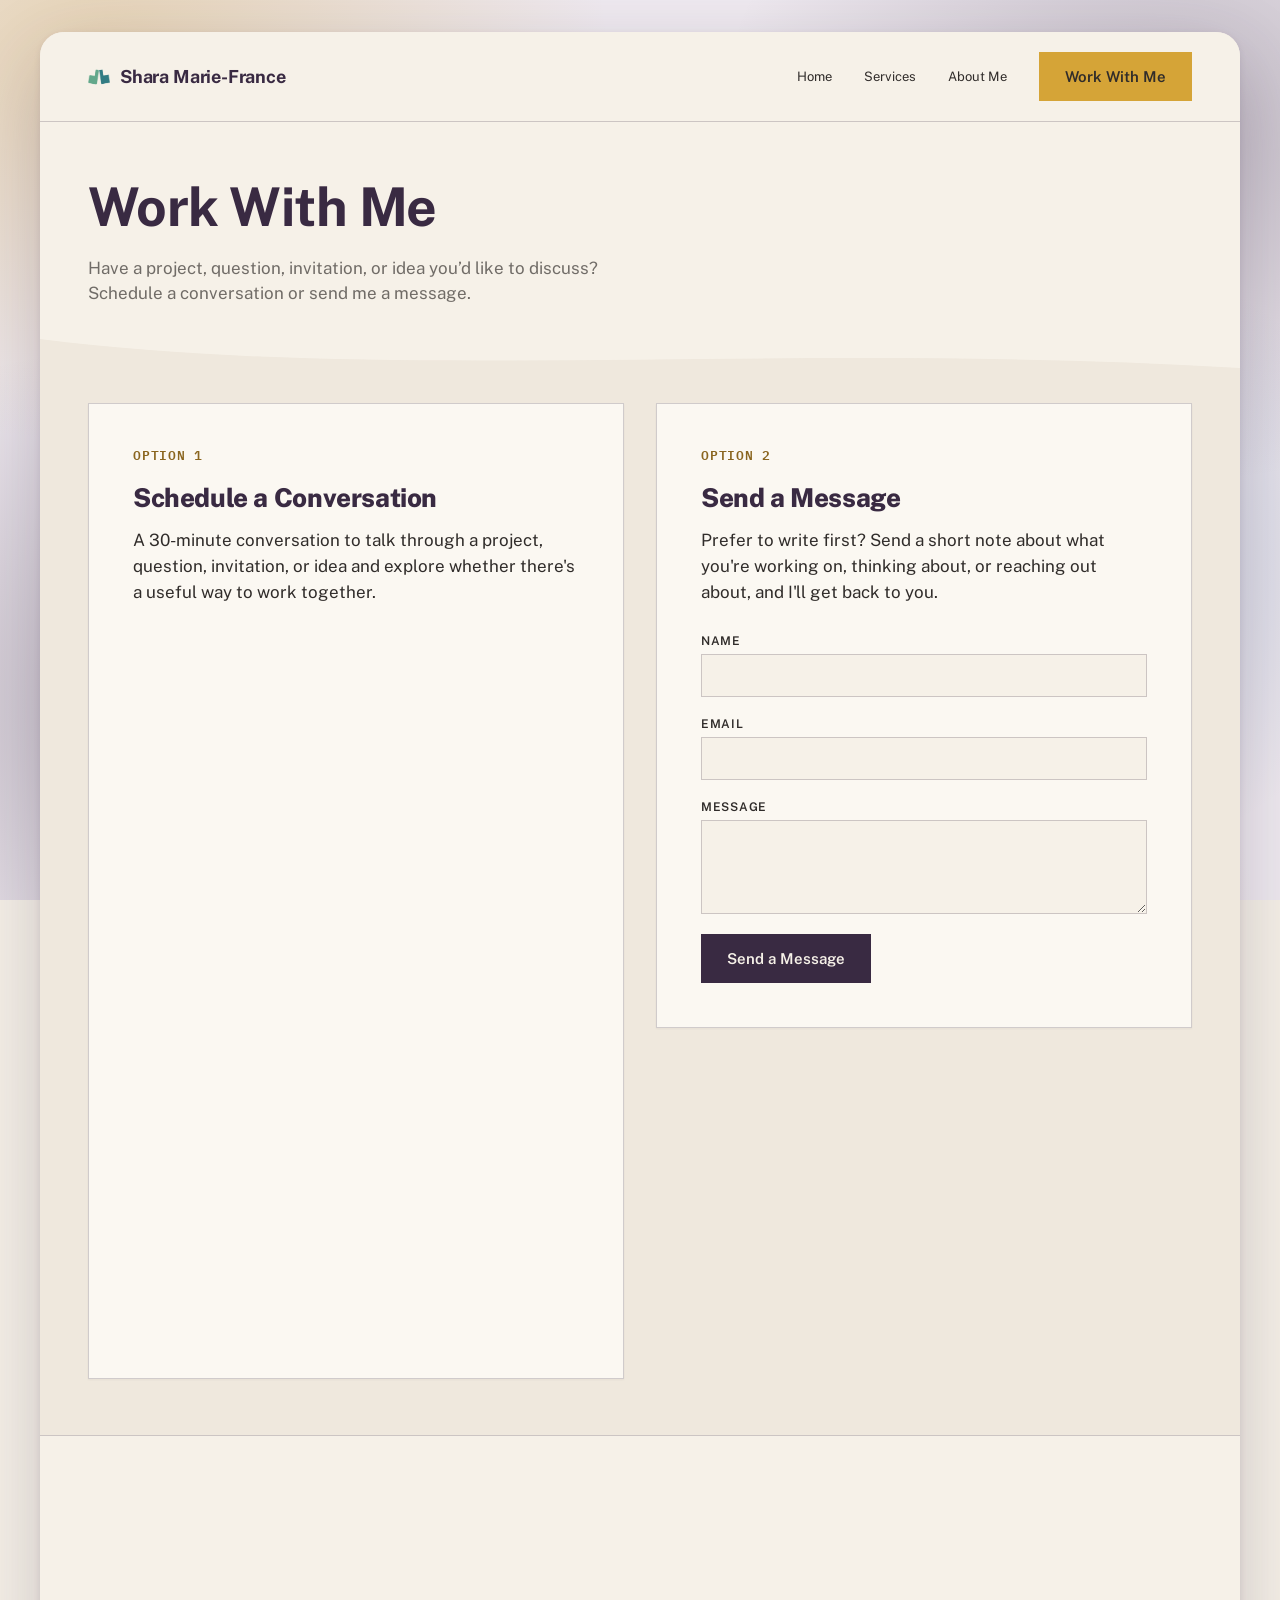
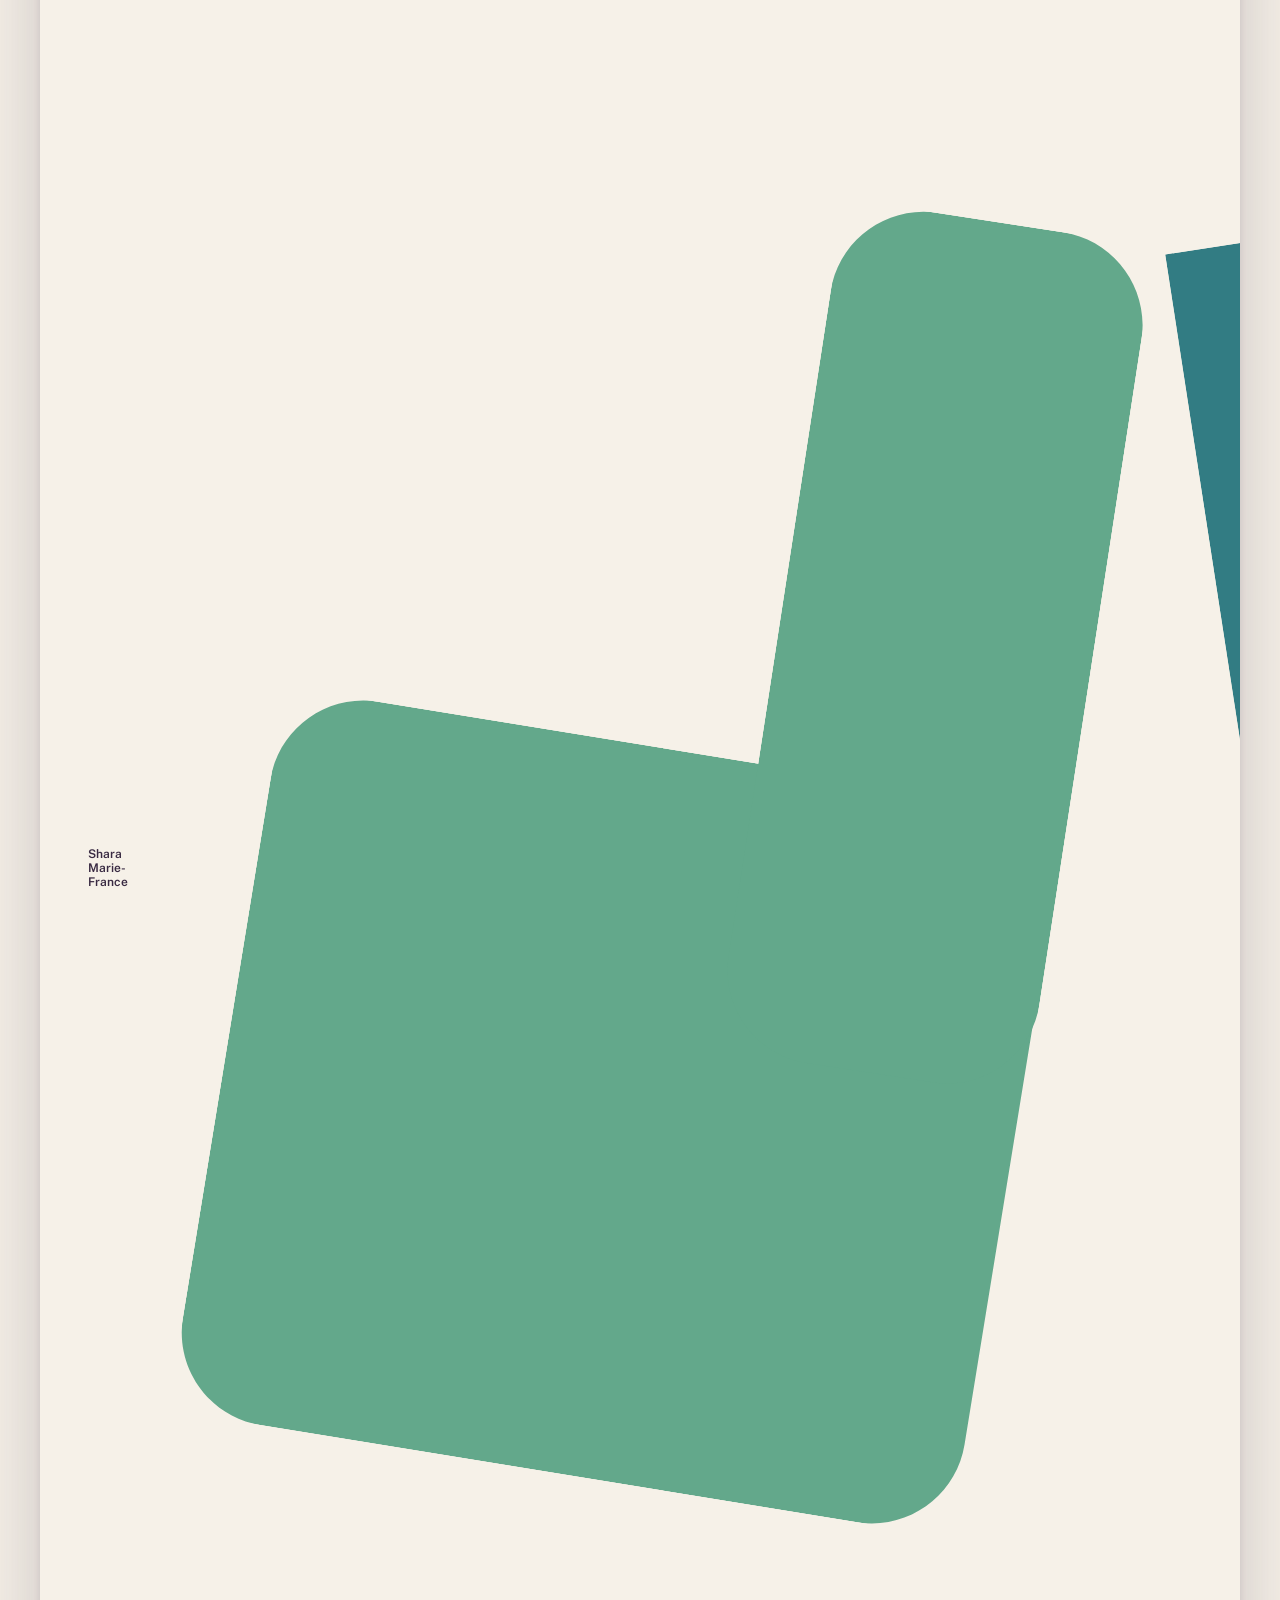
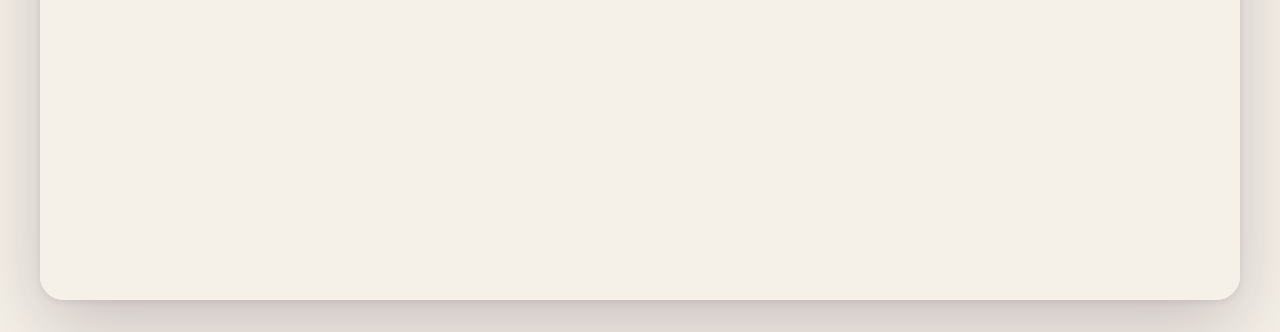
<file: work-with-me.html>
<!DOCTYPE html>
<html lang="en">
<head>
  <meta charset="UTF-8">
  <meta name="viewport" content="width=device-width, initial-scale=1.0">
  <title>Work With Me | Shara Marie-France</title>
  <meta name="description" content="Schedule a conversation or send a message to start working with Shara Marie-France, fractional organizational advisor.">
  <link rel="preconnect" href="https://fonts.googleapis.com">
  <link rel="preconnect" href="https://fonts.gstatic.com" crossorigin>
  <link rel="stylesheet" href="https://fonts.googleapis.com/css2?family=IBM+Plex+Mono:wght@400;500;600&family=Public+Sans:wght@400;500;600;700;800&family=Source+Serif+4:ital,wght@1,400;1,500;1,600&display=swap">
  <link rel="stylesheet" href="css/styles.css?v=20261010g">
</head>
<body class="framed-page">

  <!-- Framed card (desktop >=1100px only): header, main and footer live inside it. -->
  <div class="page-frame">

  <header class="site-header" style="display: flex; align-items: center; justify-content: space-between; gap: 24px; padding: 20px 48px; border-bottom: 1px solid var(--color-border); background-color: var(--color-background)">
    <a href="index.html" style="display: flex; align-items: center; gap: 10px; font-family: var(--font-heading); font-weight: 700; font-size: 18px; letter-spacing: -0.01em; color: var(--color-brand-primary); text-decoration: none">
      <img src="images/brand-logo.png" alt="" style="height: 22px; width: auto; display: block; flex: 0 0 auto">
      Shara Marie-France
    </a>
    <nav class="site-nav" style="display: flex; align-items: center; gap: 32px">
      <a href="index.html" class="nav-link" style="font-size: 13px; text-decoration: none; color: var(--color-text)">Home</a>
      <a href="services.html" class="nav-link" style="font-size: 13px; text-decoration: none; color: var(--color-text)">Services</a>
      <a href="about.html" class="nav-link" style="font-size: 13px; text-decoration: none; color: var(--color-text)">About Me</a>
      <a href="work-with-me.html" class="btn btn-accent" aria-current="page" style="white-space: nowrap;">Work With Me</a>
    </nav>
  </header>

  <main>

    <!-- Page intro -->
    <section style="background: var(--color-background)">
      <div class="load-in" style="--load-index: 0; padding: 56px 48px 32px">
        <h1 style="font-size: var(--fs-hero); line-height: 1.08; letter-spacing: -0.01em; max-width: 20ch; margin: 0 0 20px"><b>Work With Me</b></h1>
        <p style="margin: 0; font-size: var(--fs-body); line-height: 1.5; max-width: 52ch; color: var(--color-text-muted)">Have a project, question, invitation, or idea you&rsquo;d like to discuss? Schedule a conversation or send me a message.</p>
      </div>
      <div style="grid-column: 1 / -1; line-height: 0; background: transparent">
        <svg viewBox="0 0 1440 52" preserveAspectRatio="none" style="display: block; width: 100%; height: 48px">
          <path d="M0,0 C420,48 900,1.7 1440,31.5 L1440,52 L0,52 Z" fill="var(--color-background-tint)"></path>
        </svg>
      </div>
    </section>

    <!-- Two paths -->
    <section style="background: var(--color-background-tint)">
      <div class="wwm-options-grid" style="display: grid; grid-template-columns: repeat(2, minmax(0, 1fr)); align-items: start; gap: 32px; padding: 16px 48px 56px">

        <!-- Option 1: Schedule a Conversation -->
        <div class="card" style="padding: 40px 44px 44px; display: flex; flex-direction: column">
          <div style="font-family: var(--font-mono); font-weight: 600; font-size: 13px; letter-spacing: 0.06em; text-transform: uppercase; color: var(--color-brand-accent-text); margin-bottom: 16px">Option 1</div>
          <h3 style="font-size: var(--fs-h3); margin: 0 0 14px">Schedule a Conversation</h3>
          <p style="margin: 0 0 28px; font-size: 17px; line-height: 1.55; color: var(--color-text)">A 30-minute conversation to talk through a project, question, invitation, or idea and explore whether there's a useful way to work together.</p>
          <div class="calendly-inline-widget" data-url="https://calendly.com/shara-sharamariefrance/30min?hide_event_type_details=1" data-resize="true" style="width: 100%; min-width: 320px; height: 700px"></div>
        </div>

        <!-- Option 2: Send a Message -->
        <div class="card" style="padding: 40px 44px 44px; display: flex; flex-direction: column">
          <div style="font-family: var(--font-mono); font-weight: 600; font-size: 13px; letter-spacing: 0.06em; text-transform: uppercase; color: var(--color-brand-accent-text); margin-bottom: 16px">Option 2</div>
          <h3 style="font-size: var(--fs-h3); margin: 0 0 14px">Send a Message</h3>
          <p style="margin: 0 0 28px; font-size: 17px; line-height: 1.55; color: var(--color-text)">Prefer to write first? Send a short note about what you're working on, thinking about, or reaching out about, and I'll get back to you.</p>

          <!-- TODO: connect to email/form backend (e.g. Formspree, or mailto) -->
          <form action="#" method="POST" style="display: flex; flex-direction: column; gap: 20px">
            <div style="display: flex; flex-direction: column; gap: 6px">
              <label for="name" style="font-size: 12px; font-weight: 600; letter-spacing: 0.06em; text-transform: uppercase; color: var(--color-text)">Name</label>
              <input type="text" id="name" name="name" required style="padding: 12px 14px; font-family: inherit; font-size: 15px; color: var(--color-text); background: var(--color-background); border: 1px solid var(--color-border)">
            </div>
            <div style="display: flex; flex-direction: column; gap: 6px">
              <label for="email" style="font-size: 12px; font-weight: 600; letter-spacing: 0.06em; text-transform: uppercase; color: var(--color-text)">Email</label>
              <input type="email" id="email" name="email" required style="padding: 12px 14px; font-family: inherit; font-size: 15px; color: var(--color-text); background: var(--color-background); border: 1px solid var(--color-border)">
            </div>
            <div style="display: flex; flex-direction: column; gap: 6px">
              <label for="message" style="font-size: 12px; font-weight: 600; letter-spacing: 0.06em; text-transform: uppercase; color: var(--color-text)">Message</label>
              <textarea id="message" name="message" rows="4" required style="padding: 12px 14px; font-family: inherit; font-size: 15px; color: var(--color-text); background: var(--color-background); border: 1px solid var(--color-border); resize: vertical"></textarea>
            </div>
            <button type="submit" class="btn btn-primary" style="width: fit-content">Send a Message</button>
          </form>
        </div>

      </div>
    </section>

  </main>

  <footer class="page-footer" style="background: var(--color-background); display: flex; justify-content: space-between; align-items: center; gap: 24px; padding: 32px 48px; border-top: 1px solid var(--color-border); font-size: 12px; color: var(--color-text)">
    <div style="font-family: var(--font-heading); font-weight: 600; color: var(--color-brand-primary)">Shara Marie-France</div>
    <img class="page-footer-logo" src="images/brand-logo.png" alt="">
    <div class="text-muted">Fractional Organizational Advisor</div>
  </footer>

  </div><!-- /.page-frame -->

  <script src="js/main.js?v=20261010g"></script>
  <script src="https://assets.calendly.com/assets/external/widget.js" async></script>
</body>
</html>
</file>
<file: css/styles.css>
/* ==========================================================================
   Design system v5 — Shara Marie-France, Organizational Advisor
   Same brand palette as v4 (aubergine/ochre/blue/parchment/brown-black) and
   the same motion/reveal mechanics. Typography re-run to a four-role
   editorial system — Public Sans Bold (ideas/problems/diagnoses), Public
   Sans Regular/Medium (explanation/navigation/UI), Source Serif 4 Italic
   (human experience/questions/reflection), IBM Plex Mono (systems/
   processes/frameworks) — used selectively, not uniformly across headings.
   ========================================================================== */

:root {
  /* ---- Brand source hexes (semantic tokens, per brand guide) ---- */
  --color-brand-primary: #392A42;         /* Aubergine — identity, structure, authority */
  --color-brand-primary-hover: #2C2033;   /* darker aubergine — hover/press */
  --color-brand-primary-tint: #EFEAF0;    /* pale aubergine wash — subtle fills, secondary-btn hover */

  --color-brand-accent: #D5A437;          /* Ochre — insight/emphasis; fills, borders, decorative marks */
  --color-brand-accent-hover: #BE9130;    /* ochre hover */
  --color-brand-accent-text: #8A651F;     /* darkened ochre — the ONLY ochre safe as small text on parchment (verified 4.5:1+) */

  --color-brand-secondary: #4976A8;       /* Clear Blue — informational, diagrams, secondary UI */
  --color-brand-secondary-hover: #3B5F89; /* blue hover */
  --color-brand-secondary-text: #3D6690;  /* darkened blue — safe as link/small-text color on parchment (verified 5:1+) */
  --color-brand-secondary-on-dark: #8FB2D4; /* lightened blue — the only blue safe on aubergine bg (verified 5.9:1) */

  --color-background: #F6F1E8;            /* Parchment — default page background */
  --color-background-tint: #EFE8DD;       /* subtle aubergine-leaning tint — occasional alt-section bg */
  --color-background-tint-cool: #E9EEF2;  /* subtle blue-leaning tint — reserved for future use */

  --color-text: #302C2A;                  /* Deep Brown-Black — body copy, dark neutral */
  --color-text-muted: color-mix(in srgb, var(--color-text) 68%, transparent);

  --color-surface: #FBF8F2;               /* card surface — a hair lighter than parchment */
  --color-surface-dark: var(--color-brand-primary);
  --color-text-on-dark: var(--color-background);

  --color-highlight: var(--color-brand-accent);   /* alias per brand-guide naming */
  --color-info: var(--color-brand-secondary);     /* alias per brand-guide naming */

  --color-border: color-mix(in srgb, var(--color-brand-primary) 22%, transparent);
  --color-border-strong: color-mix(in srgb, var(--color-brand-primary) 38%, transparent);

  /* Keyboard focus ring — aubergine reads on parchment; .on-dark sections
     (aubergine backgrounds) flip this to parchment so it stays visible. */
  --focus-ring: var(--color-brand-primary);

  /* ---- Legacy aliases — old inline var() references now resolve to the
     token that matches their ORIGINAL FUNCTIONAL ROLE, not their old hue.
     (e.g. --color-violet was used for links/labels → now blue-text, the
     brief's designated link/label color; --color-vermilion was used for
     small decorative marks → now ochre, the designated accent-mark color.) ---- */
  --color-ink: var(--color-text);
  --color-paper: var(--color-background);
  --color-tint: var(--color-background-tint);
  --color-card: var(--color-surface);
  --color-bg: var(--color-background-tint);
  --color-cream: var(--color-background);
  --color-purple: var(--color-brand-secondary-text);
  --color-deep-purple: var(--color-brand-secondary-hover);
  --color-violet: var(--color-brand-secondary-text);
  --color-accent: var(--color-brand-primary);
  --color-accent-600: var(--color-brand-primary-hover);
  --color-accent-700: var(--color-brand-primary-hover);
  --color-vermilion: var(--color-brand-accent);
  --color-coral: var(--color-brand-primary);
  --color-coral-dark: var(--color-brand-primary-hover);
  --color-divider: var(--color-border);
  --color-divider-strong: var(--color-border-strong);

  /* ---- Type ----
     Four-role editorial system:
     --font-display   : Public Sans Bold — ideas, problems, diagnoses (major headings/statements)
     --font-body      : Public Sans Regular/Medium — explanation, navigation, buttons, UI
     --font-editorial : Source Serif 4 Italic — human experience, questions, reflection, quotes
     --font-mono      : IBM Plex Mono — systems, processes, frameworks, annotations           */
  --font-display: 'Public Sans', system-ui, sans-serif;
  --font-body: 'Public Sans', system-ui, -apple-system, 'Segoe UI', sans-serif;
  --font-editorial: 'Source Serif 4', Georgia, 'Times New Roman', serif;
  --font-mono: 'IBM Plex Mono', ui-monospace, 'SFMono-Regular', Menlo, monospace;
  --font-heading: var(--font-display); /* legacy alias */

  /* ---- Type scale (unchanged) ---- */
  --fs-hero: clamp(2.25rem, 1.5rem + 2.3vw, 3.5rem);
  --fs-h2: clamp(2rem, 1.65rem + 1.5vw, 2.75rem);
  --fs-h3: 1.625rem;
  --fs-body: 1.0625rem;
  --fs-label: 0.8125rem;

  --content-max: 1120px;

  /* ---- Framework diagram accents ----
     Sampled directly from the client-provided reference image (five icon-
     circle colors). Scoped to the Framework diagram only — layered on top
     of the brand palette above, not a replacement of it. ---- */
  --diagram-rose: #BF827B;
  --diagram-blue: #5474A1;
  --diagram-ochre: #CB8E29;
  --diagram-aubergine: #362141;
  --diagram-olive: #747967;

  /* ---- Motion (unchanged) ---- */
  --ease-out: cubic-bezier(0.16, 1, 0.3, 1);
  --duration-fast: 200ms;
  --duration-base: 350ms;
  --duration-slow: 600ms;
}

*,
*::before,
*::after {
  box-sizing: border-box;
}

html {
  scroll-behavior: smooth;
}

body {
  margin: 0;
  font-family: var(--font-body);
  background: var(--color-background);
  color: var(--color-text);
}

/* Aubergine carries "major headings" per brand guide. Headings placed on
   an aubergine background override this locally (inline color: parchment).
   Public Sans Bold is the DEFAULT heading voice (ideas/problems/diagnoses);
   specific headings that read as a question, a quotation, or a human
   reflection instead use .editorial (Source Serif 4 Italic) — see below. */
h1, h2, h3, h4, h5, h6 {
  font-family: var(--font-display);
  font-weight: 800;
  letter-spacing: -0.015em;
  margin: 0;
  color: var(--color-brand-primary);
}

b, strong {
  font-weight: 700;
}

/* Editorial emphasis: Source Serif 4 Italic, for questions, quotations,
   human observations, and selectively-emphasized phrases — never used for
   whole blocks of body copy, and never as the default heading voice. */
.editorial {
  font-family: var(--font-editorial);
  font-style: italic;
  font-weight: 500;
  letter-spacing: normal;
}

/* Standard visually-hidden utility: invisible on screen but still read by
   screen readers (e.g. the "it" behind the visible [...] in the homepage
   headline). */
.visually-hidden {
  position: absolute !important;
  width: 1px;
  height: 1px;
  margin: -1px;
  padding: 0;
  border: 0;
  overflow: hidden;
  clip: rect(0, 0, 0, 0);
  clip-path: inset(50%);
  white-space: nowrap;
}

h1.editorial, h2.editorial, h3.editorial, h4.editorial {
  font-weight: 500;
  letter-spacing: normal;
}

/* System/process voice: IBM Plex Mono, for framework steps, diagram
   annotations, and numbered system markers — small, technical, distinct
   from the editorial and heading voices. */
.mono {
  font-family: var(--font-mono);
  letter-spacing: 0.02em;
}

/* Eyebrow: ochre is the brand's designated "small eyebrow text" color, but
   true ochre fails AA contrast on parchment (~2:1) — so the label uses the
   darkened, text-safe ochre variant, while the decorative dash uses the
   true bright ochre (a purely ornamental mark, not conveying information). */
.eyebrow {
  display: inline-flex;
  align-items: center;
  gap: 8px;
  font-family: var(--font-body);
  font-size: var(--fs-label);
  font-weight: 700;
  letter-spacing: 0.08em;
  text-transform: uppercase;
  color: var(--color-brand-accent-text);
}

.eyebrow::before {
  content: '';
  width: 18px;
  height: 2px;
  background: var(--color-brand-accent);
  display: inline-block;
}

/* Eyebrows introducing a systemic/process section (The Gap, How I Help,
   Framework) switch to the mono system-voice instead of Public Sans —
   applied selectively, not to every eyebrow on the page. */
.eyebrow--mono {
  font-family: var(--font-mono);
  font-weight: 500;
  letter-spacing: 0.04em;
}

/* Links: blue is the brand's designated link color (text-safe variant for
   AA on parchment). Hover adds both a color shift AND an ochre underline —
   never color alone — per the brand guide's hover requirement. */
a {
  color: var(--color-brand-secondary-text);
  text-decoration-line: underline;
  text-decoration-color: transparent;
  text-decoration-thickness: 2px;
  text-underline-offset: 3px;
  transition: color var(--duration-fast) var(--ease-out),
              text-decoration-color var(--duration-fast) var(--ease-out);
}

a:hover {
  color: var(--color-brand-primary);
  text-decoration-color: var(--color-brand-accent);
}

:focus-visible {
  outline: 2px solid var(--focus-ring);
  outline-offset: 2px;
}

/* Applied to sections/cards with an aubergine background, so focus rings
   (and anything else keyed off --focus-ring) stay visible on dark surfaces. */
.on-dark {
  --focus-ring: var(--color-background);
}

::selection {
  background: color-mix(in srgb, var(--color-brand-accent) 40%, transparent);
}

/* ---- Buttons ----
   Three roles per the brand guide: primary (aubergine fill), secondary
   (aubergine outline), accent (ochre fill, reserved for moments that
   genuinely deserve attention). Shared .btn base sizes to content and
   carries the considered hover/press interaction. */
.btn {
  display: inline-flex;
  align-items: center;
  justify-content: center;
  padding: 14px 24px;
  font-family: inherit;
  font-size: 15px;
  font-weight: 600;
  text-decoration: none;
  white-space: nowrap;
  border: 2px solid transparent;
  cursor: pointer;
  transform: translateY(0);
  box-shadow: 0 0 0 rgba(48, 44, 42, 0);
  transition: background-color var(--duration-fast) var(--ease-out),
              border-color var(--duration-fast) var(--ease-out),
              color var(--duration-fast) var(--ease-out),
              transform var(--duration-fast) var(--ease-out),
              box-shadow var(--duration-fast) var(--ease-out);
}

.btn:hover {
  transform: translateY(-2px);
  box-shadow: 0 8px 20px rgba(48, 44, 42, 0.14);
}

.btn:active {
  transform: translateY(0);
  box-shadow: 0 2px 6px rgba(48, 44, 42, 0.12);
}

.btn-primary {
  background: var(--color-brand-primary);
  color: var(--color-background);
}

.btn-primary:hover {
  background: var(--color-brand-primary-hover);
  box-shadow: 0 8px 20px rgba(48, 44, 42, 0.14), inset 0 -3px 0 var(--color-brand-accent);
}

.btn-primary:active {
  background: var(--color-brand-primary-hover);
}

.btn-primary[aria-current="page"] {
  background: var(--color-brand-primary-hover);
}

.btn-secondary {
  background: transparent;
  color: var(--color-brand-primary);
  border-color: var(--color-brand-primary);
}

.btn-secondary:hover {
  background: var(--color-brand-primary-tint);
}

.btn-accent {
  background: var(--color-brand-accent);
  color: var(--color-text);
}

.btn-accent:hover {
  background: var(--color-brand-accent-hover);
}

/* ---- Site nav active state ---- */
.nav-link {
  position: relative;
  transition: color var(--duration-fast) var(--ease-out);
}

.nav-link::after {
  content: '';
  position: absolute;
  left: 0;
  right: 100%;
  bottom: -4px;
  height: 2px;
  background: var(--color-brand-secondary);
  transition: right var(--duration-base) var(--ease-out);
}

.nav-link:hover,
.nav-link[aria-current="page"] {
  color: var(--color-brand-secondary-text) !important;
  font-weight: 600;
}

.nav-link:hover::after,
.nav-link[aria-current="page"]::after {
  right: 0;
}

/* ---- Card ----
   Restrained per the brand guide: parchment-adjacent surface, a subtle
   aubergine-tinted border rather than a heavy shadow, minimal lift on
   hover — not a "floating SaaS card." */
.card {
  background: var(--color-surface);
  border: 1px solid var(--color-border);
  box-shadow: 0 1px 2px rgba(48, 44, 42, 0.05);
  transition: transform var(--duration-base) var(--ease-out),
              box-shadow var(--duration-base) var(--ease-out),
              border-color var(--duration-base) var(--ease-out);
}

.card:hover {
  transform: translateY(-3px);
  border-color: var(--color-border-strong);
  box-shadow: 0 6px 16px rgba(48, 44, 42, 0.08);
}

.card-accent-bar {
  width: 24px;
  height: 3px;
  background: var(--color-brand-accent);
  transition: width var(--duration-base) var(--ease-out);
}

.card:hover .card-accent-bar {
  width: 44px;
}

/* ---- Scroll reveal (generalized, unchanged) ---- */
.reveal {
  opacity: 0;
  transform: translateY(28px);
  transition: opacity var(--duration-slow) var(--ease-out),
              transform var(--duration-slow) var(--ease-out);
}

.reveal.is-visible {
  opacity: 1;
  transform: translateY(0);
}

.reveal-group > * {
  transition-delay: calc(var(--reveal-index, 0) * 90ms);
}

/* ---- Hero load-in (unchanged) ---- */
@media (prefers-reduced-motion: no-preference) {
  .load-in {
    opacity: 0;
    animation: load-in-up var(--duration-slow) var(--ease-out) forwards;
    animation-delay: calc(var(--load-index, 0) * 110ms + 80ms);
  }

  @keyframes load-in-up {
    from {
      opacity: 0;
      transform: translateY(18px);
    }
    to {
      opacity: 1;
      transform: translateY(0);
    }
  }
}

@media (prefers-reduced-motion: reduce) {
  html {
    scroll-behavior: auto;
  }

  .reveal,
  .card,
  .btn {
    transition: none !important;
  }

  .reveal {
    opacity: 1;
    transform: none;
  }

  .card:hover {
    transform: none;
  }

  .btn:hover,
  .btn:active {
    transform: none;
  }
}

/* ---- Framework diagram (reference-matched layout) ----
   Two intention/experience cards converging into a sequential Gap →
   Intervention → Outcome stack. Reuses .card for surface/border/shadow;
   these classes only handle the icon + title + question internal layout. */
.fw-top-grid {
  display: grid;
  grid-template-columns: 1fr auto 1fr;
  align-items: start;
  gap: 20px;
  max-width: 900px;
  margin: 0 auto;
  padding: 0 48px;
}

.fw-card {
  display: flex;
  align-items: flex-start;
  gap: 16px;
  padding: 28px;
}

.fw-row {
  display: flex;
  align-items: center;
  gap: 16px;
  max-width: 900px;
  margin: 0 auto;
  padding: 22px 28px;
}

.fw-card-icon {
  width: 46px;
  height: 46px;
  border-radius: 50%;
  display: flex;
  align-items: center;
  justify-content: center;
  flex: 0 0 auto;
}

.fw-card-icon svg {
  width: 22px;
  height: 22px;
}

.fw-row-body {
  flex: 1;
  min-width: 0;
}

.fw-card-title {
  font-family: var(--font-display);
  font-weight: 700;
  font-size: 14px;
  letter-spacing: 0.03em;
  text-transform: uppercase;
  color: var(--color-text);
  margin: 0 0 8px;
}

.fw-row-number {
  font-family: var(--font-mono);
  font-weight: 600;
  letter-spacing: 0.04em;
  margin-right: 6px;
  color: var(--color-text-muted);
}

.fw-card-question {
  font-family: var(--font-editorial);
  font-style: italic;
  font-weight: 500;
  font-size: 17px;
  line-height: 1.5;
  color: var(--color-text);
  margin: 0;
}

.fw-plus {
  width: 26px;
  height: 26px;
  border-radius: 50%;
  border: 1px solid var(--color-border-strong);
  display: flex;
  align-items: center;
  justify-content: center;
  align-self: center;
  color: var(--color-text-muted);
  font-size: 14px;
  line-height: 1;
  flex: 0 0 auto;
  background: var(--color-background);
}

.fw-connector-merge {
  display: block;
  width: 100%;
  max-width: 900px;
  margin: 0 auto;
  padding: 0 48px;
  /* border-box (the site-wide default) — this was content-box, which
     added the 48px+48px padding OUTSIDE the width:100%, overflowing the
     viewport by 96px at any width below ~996px (900 + padding) where
     this connector isn't yet hidden by the mobile breakpoint below. */
  box-sizing: border-box;
  height: 56px;
}

.fw-connector-dash {
  display: flex;
  justify-content: center;
}

.fw-connector-merge--mobile {
  display: none;
}

@media (max-width: 700px) {
  /* Page titles (the h1 on insights/services/about/work-with-me) use
     --fs-hero; drop its clamp() floor to a flat 29px on phones. */
  :root {
    --fs-hero: 29px;
  }

  /* Header/nav wrap rules now live in the wider @media (max-width: 1000px)
     block below — the logo + 5-item nav row doesn't fit on one row
     anywhere from mobile up through ~900px tablet widths, not just below
     700px (see there for detail). */

  /* The Gap section's 4-card grid also lacked a mobile fallback —
     stack the cards into a single column below 700px. */
  .gap-grid {
    grid-template-columns: minmax(0, 1fr) !important;
  }

  /* Longer CTA labels ("Learn about the Initial Review") were forced
     onto one nowrap line, which no longer fits a narrow column's
     padded width. Let button text wrap here; short labels are
     unaffected since they never reach a wrap point. */
  .btn {
    white-space: normal;
    text-align: center;
  }

  /* A single long word in a large heading (e.g. "organizations",
     "Organizational–Community") can be wider than a narrow mobile
     column and force the whole box to overflow, since normal wrapping
     only breaks between words. Let headings break mid-word as a
     last resort once they no longer fit. */
  h1, h2, h3, h4 {
    overflow-wrap: break-word;
  }

  .fw-top-grid {
    grid-template-columns: 1fr;
    justify-items: stretch;
  }

  .fw-connector-merge--desktop {
    display: none;
  }

  .fw-connector-merge--mobile {
    display: block;
  }

  /* Calendly's own min-width:320px (needed for its calendar to render
     "correctly" per Calendly's docs) is wider than the options card can
     offer once section + card padding is subtracted from a true mobile
     viewport (~279px card, ~191px of that after card padding) — it was
     forcing a genuine page-level horizontal overflow. Let it shrink to
     match the card here; Calendly's own page is still responsive below
     320px, just a little more cramped, which beats overflowing the page. */
  .calendly-inline-widget {
    min-width: 0 !important;
  }
}

@media (max-width: 1000px) {
  /* The header's logo + 5-item nav row doesn't fit on one row below
     ~1000px — without this it doesn't overflow the page (flex items
     just shrink), but "Shara Marie-France" and "About Me" wrap awkwardly
     mid-phrase inside their own boxes instead. Wrap the header to two
     clean rows instead of letting individual items squeeze and wrap. */
  .site-header {
    flex-wrap: wrap;
    row-gap: 12px;
    padding: 16px 20px !important;
  }

  .site-nav {
    flex-wrap: wrap;
    gap: 4px 20px !important;
    width: 100%;
  }

  /* Calendly's inline widget needs a real min-width:320px to render
     correctly (Calendly's own requirement, not ours) — but the two-card
     options grid on work-with-me.html only gives each card ~300-400px
     between 700-1000px wide, so the widget was overflowing its card by
     ~50px into the card next to it (not a page-level overflow, so a
     plain scrollWidth check won't catch it — only visual inspection
     will). Stack to one column through the same gap the other
     fixed-minimum-width components above needed. */
  .wwm-options-grid {
    grid-template-columns: minmax(0, 1fr) !important;
  }
}

/* Nav links are plain 13px text with no padding — a ~15px-tall tap
   target, well under the ~44px minimum recommended for touch. Tablet
   widths (and the phones above) are the ones actually operated by touch
   in practice, so pad the target out through 1024px; true desktop keeps
   the tighter, deliberately minimal nav spacing above that. */
@media (max-width: 1024px) {
  .nav-link {
    display: inline-block;
    padding: 14px 0;
  }
}

/* ---- "How I Work" iceberg + 3-step layout ----
   Reuses .card/.fw-row/.fw-card-icon/.fw-card-title/.fw-card-question/
   .fw-connector-dash from the Framework diagram for the right-hand steps. */
.how-i-work-grid {
  display: grid;
  grid-template-columns: 1fr 1fr;
  gap: 56px;
  align-items: stretch;
  max-width: 1120px;
  margin: 0 auto;
  padding: 0 48px 56px;
}

.iceberg-panel {
  display: flex;
  gap: 20px;
  align-items: stretch;
}

.iceberg-labels {
  flex: 0 0 auto;
  width: 42%;
  position: relative;
}

/* Each label is centered against its own zone of the iceberg graphic
   (tip vs. submerged mass), not stacked in a column — see the SVG's
   fractional geometry below (tip spans 0%-29.7%, submerged mass spans
   29.7%-95% of the row). Percentages here are the vertical center of
   each zone. */
.iceberg-label {
  position: absolute;
  left: 0;
  right: 0;
}

.iceberg-label--above {
  top: 15%;
  transform: translateY(-50%);
}

.iceberg-label--below {
  top: 62%;
  transform: translateY(-50%);
}

.iceberg-figure {
  flex: 1;
  position: relative;
  min-width: 0;
}

.iceberg-figure svg {
  position: absolute;
  inset: 0;
}

.iceberg-label-marker {
  display: inline-block;
  width: 16px;
  height: 0;
  border-top: 2px dotted currentColor;
  margin-right: 8px;
  vertical-align: middle;
}

.how-i-work-steps {
  display: flex;
  flex-direction: column;
}

@media (max-width: 700px) {
  /* The desktop pairing positions each label absolutely against its own
     zone of the iceberg (so it depends on the panel's height being set
     externally). At mobile the panel sits alone in its grid row with
     nothing to stretch it to, so fall back to normal stacked flow —
     matches the "natural stacked spacing is fine on mobile" call made
     earlier for this section. */
  .iceberg-labels {
    position: static;
    display: flex;
    flex-direction: column;
    gap: 32px;
  }

  .iceberg-label {
    position: static;
    transform: none;
  }

  .how-i-work-grid {
    grid-template-columns: 1fr;
    gap: 40px;
  }
}

/* ==========================================================================
   Homepage (index.html only): four full-width bands with hard straight
   edges, everything centered in one container.
     Hook (aubergine) / The Problem (parchment) / This is Where I Come In
     (tint) / closing CTA (aubergine). The two dark bands bookend the page.
   Every band uses the same vertical padding top and bottom (no wavy
   dividers to make room for) and the same side padding (--home-px).
   ========================================================================== */
.home-section {
  --home-pad: clamp(72px, 10vw, 128px);
  --home-body: clamp(1.125rem, 1.07rem + 0.25vw, 1.25rem);
  --home-px: 48px;
  padding: var(--home-pad) var(--home-px);
}

.home-section--hook,
.home-section--cta {
  background: var(--color-brand-primary);
}

.home-section--problem {
  background: var(--color-background);
}

.home-section--role {
  background: var(--color-background-tint);
}

/* The one shared container: centered, 1120px max. Whatever is last inside
   it loses its bottom margin so top and bottom band padding stay equal. */
.home-container {
  max-width: 1120px;
  margin-inline: auto;
  text-align: center;
}

.home-container > :last-child {
  margin-bottom: 0;
}

/* ---- Dark bands (.on-dark also sets the parchment focus ring) ---- */
.home-section--dark {
  color: var(--color-background);
}

.home-section--dark h1,
.home-section--dark h2,
.home-section--dark .home-body {
  color: var(--color-background);
}

/* Soft out-of-focus light in the two dark bands: three big radial glows
   (gold, light lilac = the pale aubergine tint, clear blue) on a layer
   behind the content. Peak opacity is 22-28 percent. They sit off to the
   sides and low, away from the tagline, so the ochre tagline keeps at least
   4.5:1; the parchment text has far more headroom. The layer is oversized
   (inset -60px) so it never shows an edge while it drifts. Pure decoration:
   a pseudo-element, no markup. */
.home-section--dark {
  --glow-r: clamp(260px, 34vw, 500px);
  position: relative;
  overflow: hidden;
  isolation: isolate;
}

.home-section--dark::before {
  content: '';
  position: absolute;
  inset: -60px;
  z-index: -1;
  pointer-events: none;
  background: var(--home-glows);
}

.home-section--hook {
  --home-glows:
    radial-gradient(circle var(--glow-r) at 8% 64%,
      color-mix(in srgb, var(--color-brand-accent) 26%, transparent) 0%,
      color-mix(in srgb, var(--color-brand-accent) 13%, transparent) 30%,
      transparent 72%),
    radial-gradient(circle var(--glow-r) at 90% 12%,
      color-mix(in srgb, var(--color-brand-secondary) 28%, transparent) 0%,
      color-mix(in srgb, var(--color-brand-secondary) 14%, transparent) 30%,
      transparent 72%),
    radial-gradient(circle var(--glow-r) at 82% 86%,
      color-mix(in srgb, var(--color-brand-primary-tint) 22%, transparent) 0%,
      color-mix(in srgb, var(--color-brand-primary-tint) 11%, transparent) 30%,
      transparent 72%);
}

.home-section--cta {
  --home-glows:
    radial-gradient(circle var(--glow-r) at 6% 22%,
      color-mix(in srgb, var(--color-brand-accent) 26%, transparent) 0%,
      color-mix(in srgb, var(--color-brand-accent) 13%, transparent) 30%,
      transparent 72%),
    radial-gradient(circle var(--glow-r) at 94% 30%,
      color-mix(in srgb, var(--color-brand-primary-tint) 20%, transparent) 0%,
      color-mix(in srgb, var(--color-brand-primary-tint) 10%, transparent) 30%,
      transparent 72%),
    radial-gradient(circle var(--glow-r) at 70% 100%,
      color-mix(in srgb, var(--color-brand-secondary) 26%, transparent) 0%,
      color-mix(in srgb, var(--color-brand-secondary) 13%, transparent) 30%,
      transparent 72%);
}

/* Very slow drift (small movement, long loop); the two bands run out of
   step. Not applied at all when the visitor prefers reduced motion: the
   glows then simply stay put. */
@media (prefers-reduced-motion: no-preference) {
  .home-section--dark::before {
    animation: home-glow-drift 52s ease-in-out infinite alternate;
    will-change: transform;
  }

  .home-section--cta::before {
    animation-duration: 44s;
    animation-delay: -17s;
  }

  @keyframes home-glow-drift {
    from {
      transform: translate3d(-36px, -22px, 0) scale(1);
    }
    to {
      transform: translate3d(36px, 22px, 0) scale(1.06);
    }
  }
}

@media (max-width: 700px) {
  .home-section--hook {
    --home-glows:
      radial-gradient(circle var(--glow-r) at 0% 58%,
      color-mix(in srgb, var(--color-brand-accent) 26%, transparent) 0%,
      color-mix(in srgb, var(--color-brand-accent) 13%, transparent) 30%,
      transparent 72%),
      radial-gradient(circle var(--glow-r) at 100% 40%,
      color-mix(in srgb, var(--color-brand-secondary) 28%, transparent) 0%,
      color-mix(in srgb, var(--color-brand-secondary) 14%, transparent) 30%,
      transparent 72%),
      radial-gradient(circle var(--glow-r) at 70% 96%,
      color-mix(in srgb, var(--color-brand-primary-tint) 22%, transparent) 0%,
      color-mix(in srgb, var(--color-brand-primary-tint) 11%, transparent) 30%,
      transparent 72%);
  }
}

/* Eyebrow label and links need the on-dark variants: the usual darkened
   ochre / link blue fail contrast on aubergine. */
.home-section--dark .eyebrow {
  color: var(--color-brand-accent);
}

.home-section--dark a:not(.btn) {
  color: var(--color-brand-secondary-on-dark);
}

/* The aubergine-filled secondary button would vanish on an aubergine band:
   flip it to a parchment outline. "Work With Me" (.btn-accent) is ochre on
   any background and is left alone. */
.home-section--dark .btn-primary {
  background: transparent;
  color: var(--color-background);
  border-color: var(--color-background);
}

.home-section--dark .btn-primary:hover,
.home-section--dark .btn-primary:active {
  background: color-mix(in srgb, var(--color-background) 14%, transparent);
  box-shadow: none;
}

/* ---- Type ---- */
/* Tagline above the hook headline: a <p>, so the headline stays the page's
   only <h1>. Ochre (brand accent) is the on-dark accent color: 5.8:1 on the
   aubergine band. Flanked by the same short ochre dash the eyebrow uses
   (18 x 2px), one per side, vertically centered with the text. */
.home-kicker {
  display: flex;
  align-items: center;
  justify-content: center;
  gap: 12px;
  font-size: clamp(1.25rem, 1.15rem + 0.4vw, 1.5rem);
  font-weight: 600;
  line-height: 1.3;
  color: var(--color-brand-accent);
  text-align: center;
  text-wrap: balance;
  max-width: 44rem;
  margin: 0 auto 22px;
}

.home-kicker::before,
.home-kicker::after {
  content: '';
  flex: none;
  width: 18px;
  height: 2px;
  background: var(--color-brand-accent);
}

/* On phones the text wraps and the dashes would crowd it. */
@media (max-width: 480px) {
  .home-kicker::before,
  .home-kicker::after {
    display: none;
  }
}

.home-hook-title {
  font-size: clamp(2.25rem, 5vw, 3.75rem);
  line-height: 1.1;
  letter-spacing: -0.02em;
  max-width: 900px;
  margin: 0 auto clamp(20px, 2.5vw, 28px);
  text-wrap: balance;
}

/* The "[...]" in the headline: the same ochre as the tagline above it
   (5.8:1 on the aubergine band). Size, weight and decoration are inherited
   from the headline. */
.home-hook-accent {
  color: var(--color-brand-accent);
}

/* Body text keeps a readable measure, centered with auto margins. It stays
   left-aligned inside that column: anything longer than three lines reads
   badly centered. .home-body--center is for one-liners only. */
.home-body {
  font-size: var(--home-body);
  line-height: 1.6;
  max-width: 44rem;
  margin: 0 auto 1.25em;
  text-align: left;
  color: var(--color-text);
}

.home-body--center {
  text-align: center;
}

.home-actions {
  display: flex;
  flex-wrap: wrap;
  align-items: center;
  justify-content: center;
  gap: 16px;
  margin-top: 32px;
}

.home-h2 {
  font-size: clamp(2rem, 4vw, 3rem);
  line-height: 1.12;
  letter-spacing: -0.015em;
  margin: 0 auto clamp(32px, 4vw, 48px);
  text-wrap: balance;
}

/* ---- This is Where I Come In: two blocks, stacked below 900px ---- */
.home-split {
  display: grid;
  grid-template-columns: minmax(0, 1fr);
  gap: 56px;
}

@media (min-width: 900px) {
  .home-split {
    grid-template-columns: repeat(2, minmax(0, 1fr));
    gap: clamp(40px, 6vw, 80px);
    align-items: start;
  }
}

.home-block {
  display: flex;
  flex-direction: column;
  align-items: stretch;
}

.home-block-title {
  font-size: clamp(1.5rem, 1.2rem + 1.2vw, 2rem);
  font-weight: 700;
  line-height: 1.25;
  letter-spacing: -0.01em;
  text-align: center;
  text-wrap: balance;
  margin: 0 0 20px;
}

/* Short gold bar above each bold subheading (shared rule above), centered. */
.home-block-title::before {
  margin: 0 auto 16px;
}

.home-block .home-body {
  max-width: none;
}

.home-block .home-body:last-of-type {
  margin-bottom: 0;
}

/* Each button sits 24px under its own text (not pinned to the bottom). */
.home-block .btn {
  align-self: center;
  margin-top: 24px;
}

/* ---- The Problem: the one section that isn't centered ----
   Below 900px: one centered 44rem column (lead paragraph, the three ruled
   paragraphs, then the button). From 900px up: two top-aligned columns,
   ~40% / 60%, everything left-aligned. */
.problem-lead {
  margin-bottom: clamp(40px, 5vw, 64px);
}

/* Lead statement: same sans-serif voice and text color as the other
   paragraphs, just larger and semibold (600; the Google Fonts link loads
   Public Sans 600). */
.problem-pull {
  font-size: clamp(1.375rem, 2.4vw, 1.875rem);
  font-weight: 600;
  line-height: 1.4;
  color: var(--color-text);
  max-width: 44rem;
  margin: 0 auto;
  text-align: left;
}

.problem-body {
  max-width: 44rem;
  margin-inline: auto;
}

@media (min-width: 900px) {
  .problem-grid {
    display: grid;
    grid-template-columns: minmax(0, 2fr) minmax(0, 3fr);
    gap: clamp(40px, 6vw, 96px);
    align-items: start;
  }

  .problem-lead {
    margin-bottom: 0;
  }

  .problem-pull,
  .problem-body {
    max-width: none;
    margin: 0;
  }

  .problem-body .home-actions {
    justify-content: flex-start;
  }
}

/* Each of the three paragraphs is introduced by a short gold bar (40 x 3px,
   like the card accent bar) instead of a thin rule. Decorative only: an
   empty-content pseudo-element, so it is not in the accessibility tree. */
.problem-item {
  max-width: none;
  margin: 0 0 clamp(36px, 4vw, 48px);
}

/* The right column ends cleanly after its last paragraph: no trailing gap. */
.problem-body > :last-child {
  margin-bottom: 0;
}

.problem-item::before,
.home-block-title::before {
  content: '';
  display: block;
  width: 40px;
  height: 3px;
  background: var(--color-brand-accent);
}

.problem-item::before {
  margin-bottom: 18px;
}

/* The only place the Problem section's bold phrases are defined — delete
   this rule (or the .problem-bold spans in index.html) to remove them. */
.problem-bold {
  font-weight: 700;
}

/* Bold + a thin gold underline; the text keeps the surrounding color. Used
   on "lost funding" and "public scrutiny" in the homepage Problem lead. */
.emph {
  font-weight: 700;
  text-decoration: underline;
  text-decoration-color: var(--color-brand-accent);
  text-decoration-thickness: 2px;
  text-underline-offset: 0.2em;
}

/* ---- Closing CTA ---- */
.home-cta-title {
  font-size: clamp(1.75rem, 1.1rem + 2.2vw, 2.75rem);
  line-height: 1.3;
  max-width: 1000px;
  margin: 0 auto 40px;
  text-wrap: balance;
}

@media (max-width: 700px) {
  .home-section {
    --home-px: 24px;
  }

  .home-actions {
    flex-direction: column;
  }
}

/* ==========================================================================
   Page frame (shared: index, services, insights, about, work-with-me).
   Any page with <body class="framed-page"> wraps its header, main content
   and footer in <div class="page-frame">. At 1100px and wider that wrapper
   becomes a rounded, shadowed card over a soft abstract light backdrop.
   Below 1100px it is just a full-width wrapper: no margin, radius, shadow
   or backdrop, so tablets and phones look exactly as before.
   ========================================================================== */

/* THE BACKDROP LIVES HERE, in this one variable. Swap it for a photo with
   e.g.  --page-backdrop: url("images/backdrop.jpg") center / cover no-repeat;
   Palette colors only: the pale aubergine tint as the base, with large,
   soft radial glows (out-of-focus window light) in ochre, aubergine and a
   touch of clear blue. Static, no animation. */
.framed-page {
  --page-backdrop:
    radial-gradient(ellipse 55% 60% at 8% 6%, color-mix(in srgb, var(--color-brand-accent) 32%, transparent), transparent 72%),
    radial-gradient(ellipse 50% 55% at 92% 14%, color-mix(in srgb, var(--color-brand-primary) 24%, transparent), transparent 72%),
    radial-gradient(ellipse 45% 50% at 78% 62%, color-mix(in srgb, var(--color-brand-secondary) 26%, transparent), transparent 72%),
    radial-gradient(ellipse 55% 55% at 12% 78%, color-mix(in srgb, var(--color-brand-primary) 22%, transparent), transparent 72%),
    radial-gradient(ellipse 50% 45% at 62% 100%, color-mix(in srgb, var(--color-brand-accent) 28%, transparent), transparent 72%),
    var(--color-brand-primary-tint);
}

.page-frame {
  background: var(--color-background);
}

@media (min-width: 1100px) {
  .framed-page::before {
    content: '';
    position: fixed;
    inset: 0;
    z-index: -1;
    background: var(--page-backdrop);
  }

  .page-frame {
    width: min(1200px, calc(100% - 48px));
    margin: 32px auto;
    border-radius: 24px;
    box-shadow:
      0 2px 6px color-mix(in srgb, var(--color-brand-primary) 10%, transparent),
      0 28px 80px color-mix(in srgb, var(--color-brand-primary) 24%, transparent);
    /* clip, not hidden: rounds the corners without making the card a scroll
       container, so a sticky header inside it would keep working. */
    overflow: clip;
  }
}

/* ==========================================================================
   about.html: two-column story page.
   Desktop (900px+): ~35/65. LEFT = photo with the Expertise block directly
   under it (same width, edge to edge), sticky near the top. RIGHT = all of
   the copy as one continuous block. The copy comes first in the source so
   the H1 is first for assistive tech and for the stacked narrow layout;
   on desktop the aside is placed in the left column by the grid.
   Gold is decorative (bars, dashes, underline); the one place gold is text
   (the Expertise label) uses the text-safe #8A651F.
   ========================================================================== */
.about-page {
  padding: 56px 48px clamp(48px, 6vw, 96px);
}

.about-page-grid {
  display: grid;
  grid-template-columns: minmax(0, 1fr);
  gap: 40px;
}

.about-copy > :last-child {
  margin-bottom: 0;
}

.about-lead {
  margin: 20px 0 24px;
}

.about-photo {
  aspect-ratio: 1 / 1;
}

.about-photo img {
  display: block;
  width: 100%;
  height: 100%;
  object-fit: cover;
  object-position: 58% 28%;
}

.about-expertise {
  margin-top: 36px;
}

@media (min-width: 900px) {
  .about-page-grid {
    grid-template-columns: minmax(0, 35fr) minmax(0, 65fr);
    gap: clamp(40px, 6vw, 96px);
    align-items: start;
  }

  .about-aside {
    grid-column: 1;
    grid-row: 1;
  }

  .about-copy {
    grid-column: 2;
    grid-row: 1;
  }
}

/* Sticky only when the window is tall enough to show the whole column
   (photo + Expertise); on a short window a sticky column taller than the
   screen would hide its bottom items. It stays inside the grid, so it
   never runs over the header or footer. */
@media (min-width: 900px) and (min-height: 800px) {
  .about-aside {
    position: sticky;
    top: 32px;
  }
}

/* Narrow screens: one column, in reading order: H1, lead line, photo, the
   paragraphs, then Expertise. The two column wrappers dissolve so their
   children can be ordered individually. */
@media (max-width: 899px) {
  .about-page-grid {
    display: flex;
    flex-direction: column;
    gap: 0;
  }

  .about-copy,
  .about-aside {
    display: contents;
  }

  .about-copy > h1 {
    order: 1;
  }

  .about-copy > .about-lead {
    order: 2;
  }

  .about-photo {
    order: 3;
    width: 100%;
    max-width: 300px;
    margin: 8px auto 32px;
  }

  .about-copy > .about-body,
  .about-copy > .about-closing {
    order: 4;
  }

  .about-expertise {
    order: 5;
    margin-top: 40px;
  }
}

@media (max-width: 700px) {
  .about-page {
    padding: 32px 24px 40px;
  }
}

.about-body {
  margin: 0 0 24px;
  font-size: 17px;
  line-height: 1.6;
  max-width: 62ch;
  color: var(--color-text);
}

/* The two phrases emphasized in paragraph 2: semibold + a thin gold line. */
.about-emph {
  font-weight: 600;
  text-decoration: underline;
  text-decoration-color: var(--color-brand-accent);
  text-decoration-thickness: 1.5px;
  text-underline-offset: 4px;
}

/* Paragraph with a gold rule on its left: upright, semibold, not italic.
   (Spacing between all paragraphs in the copy column is one even 24px, so
   it reads as a single block.) */
.about-quote {
  padding-left: 20px;
  border-left: 3px solid var(--color-brand-accent);
  font-style: normal;
  font-weight: 600;
}

/* Closing of the story: a little larger than body text, space between. */
.about-closing {
  margin: 0 0 24px;
  max-width: 56ch;
  font-size: 20px;
  line-height: 1.55;
  color: var(--color-text);
}

.about-label {
  margin: 0 0 16px;
  font-size: var(--fs-label);
  font-weight: 500;
  letter-spacing: 0.04em;
  color: var(--color-brand-accent-text);
}

.about-list {
  margin: 0;
  padding: 0;
  list-style: none;
}

.about-list li {
  position: relative;
  margin: 0 0 14px;
  padding-left: 30px;
  font-size: 17px;
  line-height: 1.6;
  color: var(--color-text);
}

.about-list li:last-child {
  margin-bottom: 0;
}

/* Short gold dash instead of a bullet, flush with the text edge. */
.about-list li::before {
  content: '';
  position: absolute;
  left: 0;
  top: 0.8em;
  width: 18px;
  height: 2px;
  background: var(--color-brand-accent);
}

/* ==========================================================================
   Sticky site header (all pages). position: sticky works here because no
   ancestor is a scroll container: .page-frame uses overflow: clip, which
   (unlike hidden/auto) does not break it. The real height is measured in
   js/main.js into --header-height; the values below are only the starting
   point before that runs.
   ========================================================================== */
:root {
  --header-height: 90px;
  --jump-bar-height: 61px;
}

@media (max-width: 1000px) {
  :root {
    --header-height: 112px;
  }
}

@media (max-width: 700px) {
  :root {
    --header-height: 73px;
  }
}

.site-header {
  position: sticky;
  top: 0;
  z-index: 100;
  background-color: var(--color-background);
  transition: box-shadow var(--duration-fast) var(--ease-out);
}

/* Once the page has scrolled a little (class toggled in main.js). */
.site-header.is-scrolled {
  box-shadow: 0 2px 14px color-mix(in srgb, var(--color-brand-primary) 10%, transparent);
}

/* Every anchor target keeps clear of the header. (The services sections add
   the Jump-to bar's height on top of this, further down.) */
[id] {
  scroll-margin-top: calc(var(--header-height) + 16px);
}

/* Phones: a compact header. Same links, same wrapping; just tighter, so the
   sticky bar stays about two short rows instead of three. */
@media (max-width: 700px) {
  .site-header {
    padding: 8px 16px !important;
    row-gap: 2px !important;
  }

  .site-nav {
    gap: 0 12px !important;
  }

  .site-nav .nav-link {
    font-size: 12px !important;
    padding: 9px 0;
  }

  .site-header .btn {
    padding: 7px 10px;
    font-size: 12px;
  }
}

@media (prefers-reduced-motion: reduce) {
  .site-header {
    transition: none !important;
  }
}

/* ==========================================================================
   services.html: Jump-to bar, interactive How I Work, Initial Review
   flagship, and the four service cards. Straight edges throughout; gold is
   decorative (bars, dashes, underline) except the text-safe #8A651F.
   ========================================================================== */

/* ---- Services intro: same pattern as the homepage Problem section ----
   Statement on the left (bold, upright, the Problem lead's size), the two
   paragraphs on the right, top-aligned, about 40/60 from 900px up; one
   column (statement first) below that. Left edge matches the page title. */
.services-intro {
  padding: 8px 48px 48px;
}

.services-intro-grid {
  display: grid;
  grid-template-columns: minmax(0, 1fr);
  gap: 28px;
}

.services-intro-lead {
  margin: 0;
  font-size: clamp(1.375rem, 2.4vw, 1.875rem);
  font-weight: 700;
  font-style: normal;
  line-height: 1.4;
  color: var(--color-text);
}

.services-intro-body p {
  max-width: 62ch;
  margin: 0 0 20px;
  font-size: 18px;
  line-height: 1.6;
  color: var(--color-text);
}

.services-intro-body p:last-child {
  margin-bottom: 0;
}

@media (min-width: 900px) {
  .services-intro-grid {
    grid-template-columns: minmax(0, 2fr) minmax(0, 3fr);
    gap: clamp(40px, 6vw, 96px);
    align-items: start;
  }
}

/* ---- Jump to bar ---- */
.jump-bar {
  display: flex;
  flex-wrap: wrap;
  align-items: center;
  gap: 10px 16px;
  padding: 14px 48px;
  background: var(--color-background);
  border-bottom: 1px solid var(--color-border);
}

.jump-label {
  font-size: var(--fs-label);
  font-weight: 500;
  letter-spacing: 0.04em;
  color: var(--color-text-muted);
}

.jump-list {
  display: flex;
  flex-wrap: wrap;
  gap: 8px;
  margin: 0;
  padding: 0;
  list-style: none;
}

/* Lighter than the main CTAs: thin border, no fill, small text. */
.jump-link {
  display: inline-flex;
  align-items: center;
  padding: 7px 14px;
  font-size: 14px;
  font-weight: 500;
  line-height: 1.2;
  color: var(--color-brand-primary);
  text-decoration: none;
  border: 1px solid var(--color-border-strong);
  background: transparent;
  transition: background-color var(--duration-fast) var(--ease-out),
              border-color var(--duration-fast) var(--ease-out);
}

.jump-link:hover {
  color: var(--color-brand-primary);
  background: var(--color-brand-primary-tint);
  border-color: var(--color-brand-primary);
}

/* The section currently in view: gold underline. */
.jump-link[aria-current="true"] {
  border-color: var(--color-brand-primary);
  text-decoration: underline;
  text-decoration-color: var(--color-brand-accent);
  text-decoration-thickness: 2px;
  text-underline-offset: 5px;
}

.anchor-alias {
  display: block;
  height: 0;
}

/* From 900px the bar is sticky, directly under the site header. A jumped-to
   section has to clear BOTH, so its offset is header + bar + a little air.
   Both heights are live CSS variables (see "Sticky site header" above). */
@media (min-width: 900px) {
  .jump-bar {
    position: sticky;
    top: var(--header-height);
    z-index: 90;
  }

  .jump-target {
    scroll-margin-top: calc(var(--header-height) + var(--jump-bar-height) + 16px);
  }
}

@media (max-width: 700px) {
  .jump-bar {
    padding: 12px 24px;
  }
}

/* ---- How I Work: each stage is a button that opens a panel ---- */
.fw-row.stage {
  align-items: flex-start;
  width: 100%;
}

.stage-toggle {
  position: relative;
  display: block;
  width: 100%;
  margin: 0;
  padding: 0 36px 0 0;
  font: inherit;
  color: inherit;
  text-align: left;
  background: none;
  border: 0;
  cursor: pointer;
}

.stage-toggle .fw-card-title,
.stage-toggle .fw-card-question {
  display: block;
}

/* Plus that turns into a minus when the stage is open. */
.stage-toggle-icon {
  position: absolute;
  top: 4px;
  right: 2px;
  width: 16px;
  height: 16px;
  color: var(--color-text-muted);
}

.stage-toggle-icon::before,
.stage-toggle-icon::after {
  content: '';
  position: absolute;
  left: 0;
  top: 7px;
  width: 16px;
  height: 2px;
  background: currentColor;
  transition: transform var(--duration-base) var(--ease-out);
}

.stage-toggle-icon::after {
  transform: rotate(90deg);
}

.stage.is-open .stage-toggle-icon::after {
  transform: rotate(0deg);
}

.stage-toggle:hover .stage-toggle-icon {
  color: var(--color-brand-primary);
}

.stage.is-open {
  border-color: var(--color-border-strong);
}

/* Panel: always in the HTML. Collapses only when JavaScript is running
   (html.js); the grid-rows trick animates height without measuring it. */
.stage-panel {
  display: grid;
  grid-template-rows: 1fr;
}

.stage-panel-inner {
  min-height: 0;
  overflow: hidden;
}

.stage-panel-inner p {
  margin: 0;
  padding-top: 14px;
  font-size: 15px;
  line-height: 1.55;
  color: var(--color-text);
}

.js .stage-panel {
  transition: grid-template-rows var(--duration-base) var(--ease-out),
              opacity var(--duration-base) var(--ease-out),
              visibility 0s;
}

.js .stage:not(.is-open) .stage-panel {
  grid-template-rows: 0fr;
  opacity: 0;
  visibility: hidden;
  transition: grid-template-rows var(--duration-base) var(--ease-out),
              opacity var(--duration-fast) var(--ease-out),
              visibility 0s linear var(--duration-base);
}

/* Highlight the matching part of the iceberg (set by main.js on the grid):
   Understand = the visible tip, Diagnose = what is underneath, Change =
   the waterline between them. */
.iceberg-tip,
.iceberg-mass,
.iceberg-line,
.iceberg-label {
  transition: opacity var(--duration-base) var(--ease-out),
              stroke-width var(--duration-base) var(--ease-out);
}

.how-i-work-grid[data-active="understand"] .iceberg-mass,
.how-i-work-grid[data-active="understand"] .iceberg-label--below,
.how-i-work-grid[data-active="diagnose"] .iceberg-tip,
.how-i-work-grid[data-active="diagnose"] .iceberg-label--above {
  opacity: 0.3;
}

.how-i-work-grid[data-active="change"] .iceberg-line {
  stroke: var(--diagram-ochre);
  stroke-width: 12;
}

@media (prefers-reduced-motion: reduce) {
  .jump-link,
  .stage-toggle-icon::before,
  .stage-toggle-icon::after,
  .js .stage-panel,
  .js .stage:not(.is-open) .stage-panel,
  .iceberg-tip,
  .iceberg-mass,
  .iceberg-line,
  .iceberg-label {
    transition: none !important;
  }
}

/* ---- Services: one shared block for the flagship and the four cards ----
   .service-block is the layout and the type, used by all five. Intro column
   (name + opener) on the left, body column (explanation, the gold-ruled
   "You leave with" paragraph, then the button) on the right from 900px up;
   stacked below that. Modifiers only change color:
     --flagship  aubergine, on-dark (yellow button, "Flagship Offer" label)
     --card      light surface, thin border, gold bar across the top
   Straight edges throughout. */
.service-section {
  padding: 8px 48px clamp(48px, 6vw, 96px);
}

.service-stack {
  display: flex;
  flex-direction: column;
  gap: 32px;
}

.service-block {
  --sb-bg: var(--color-surface);
  --sb-border: var(--color-border);
  --sb-rule: var(--color-border);
  --sb-heading: var(--color-brand-primary);
  --sb-opener: var(--color-brand-primary);
  --sb-body: var(--color-text);
  --sb-strong: var(--color-text);
  position: relative;
  display: grid;
  grid-template-columns: minmax(0, 1fr);
  background: var(--sb-bg);
  border: 1px solid var(--sb-border);
}

.service-block--flagship {
  --sb-bg: var(--color-brand-primary);
  --sb-border: var(--color-brand-primary);
  --sb-rule: color-mix(in srgb, var(--color-background) 15%, transparent);
  --sb-heading: var(--color-background);
  --sb-opener: var(--color-background);
  --sb-body: color-mix(in srgb, var(--color-background) 90%, transparent);
  --sb-strong: var(--color-background);
  color: var(--color-background);
}

.service-block-intro,
.service-block-body {
  padding: 40px 32px;
}

.service-block-intro {
  border-bottom: 1px solid var(--sb-rule);
}

.service-block-label {
  margin: 0 0 20px;
  color: var(--color-brand-accent);
}

.service-block h2 {
  max-width: 18ch;
  margin: 0 0 24px;
  font-size: 34px;
  line-height: 1.15;
  letter-spacing: -0.01em;
  color: var(--sb-heading);
}

.service-block-opener {
  margin: 0;
  font-size: clamp(1.25rem, 1.05rem + 0.8vw, 1.5rem);
  font-weight: 600;
  line-height: 1.35;
  color: var(--sb-opener);
}

.service-block-body {
  display: flex;
  flex-direction: column;
  align-items: flex-start;
  gap: 20px;
}

.service-block-body p {
  margin: 0;
  font-size: 16px;
  line-height: 1.6;
  color: var(--sb-body);
}

/* "You leave with / You get": set apart with a gold rule on the left. */
.service-block-body .service-block-outcome {
  padding-left: 20px;
  border-left: 3px solid var(--color-brand-accent);
  font-weight: 500;
  color: var(--sb-strong);
}

.service-block-body .btn {
  margin-top: 4px;
}

@media (min-width: 900px) {
  .service-block {
    grid-template-columns: minmax(0, 5fr) minmax(0, 7fr);
  }

  .service-block-intro,
  .service-block-body {
    padding: 48px;
  }

  .service-block-intro {
    border-bottom: 0;
    border-right: 1px solid var(--sb-rule);
  }
}

@media (max-width: 700px) {
  .service-section {
    padding: 8px 24px 40px;
  }

  .service-block-intro,
  .service-block-body {
    padding: 32px 24px;
  }
}

/* The five blocks are jump targets, so they fade in without the usual 28px
   lift: a transform would change where the browser lands (by 28px) when you
   jump to a block that hasn't revealed yet, because it scrolls to where the
   block sits at that moment and the block then slides up. */
.service-block.reveal {
  transform: none;
}

/* Cards: gold bar across the top (over the border), no lift on hover, just
   a stronger bar. */
.service-block--card:hover {
  border-color: var(--color-border-strong);
}

.service-block--card::before {
  content: '';
  position: absolute;
  top: -1px;
  left: -1px;
  right: -1px;
  height: 4px;
  background: var(--color-brand-accent);
  transition: height var(--duration-base) var(--ease-out);
}

.service-block--card:hover::before,
.service-block--card:focus-within::before {
  height: 8px;
}

/* Arriving from the Jump-to bar (or a link): the gold bar swells once and
   settles, very subtly. With reduced motion it simply stays a bit thicker. */
@keyframes service-bar-pulse {
  0% { height: 4px; }
  35% { height: 10px; }
  100% { height: 4px; }
}

@media (prefers-reduced-motion: no-preference) {
  .service-block--card:target::before {
    animation: service-bar-pulse 2.2s ease-out 0.35s;
  }
}

@media (prefers-reduced-motion: reduce) {
  .service-block--card:target::before {
    height: 8px;
  }

  .service-block--card::before {
    transition: none !important;
  }
}
</file>
